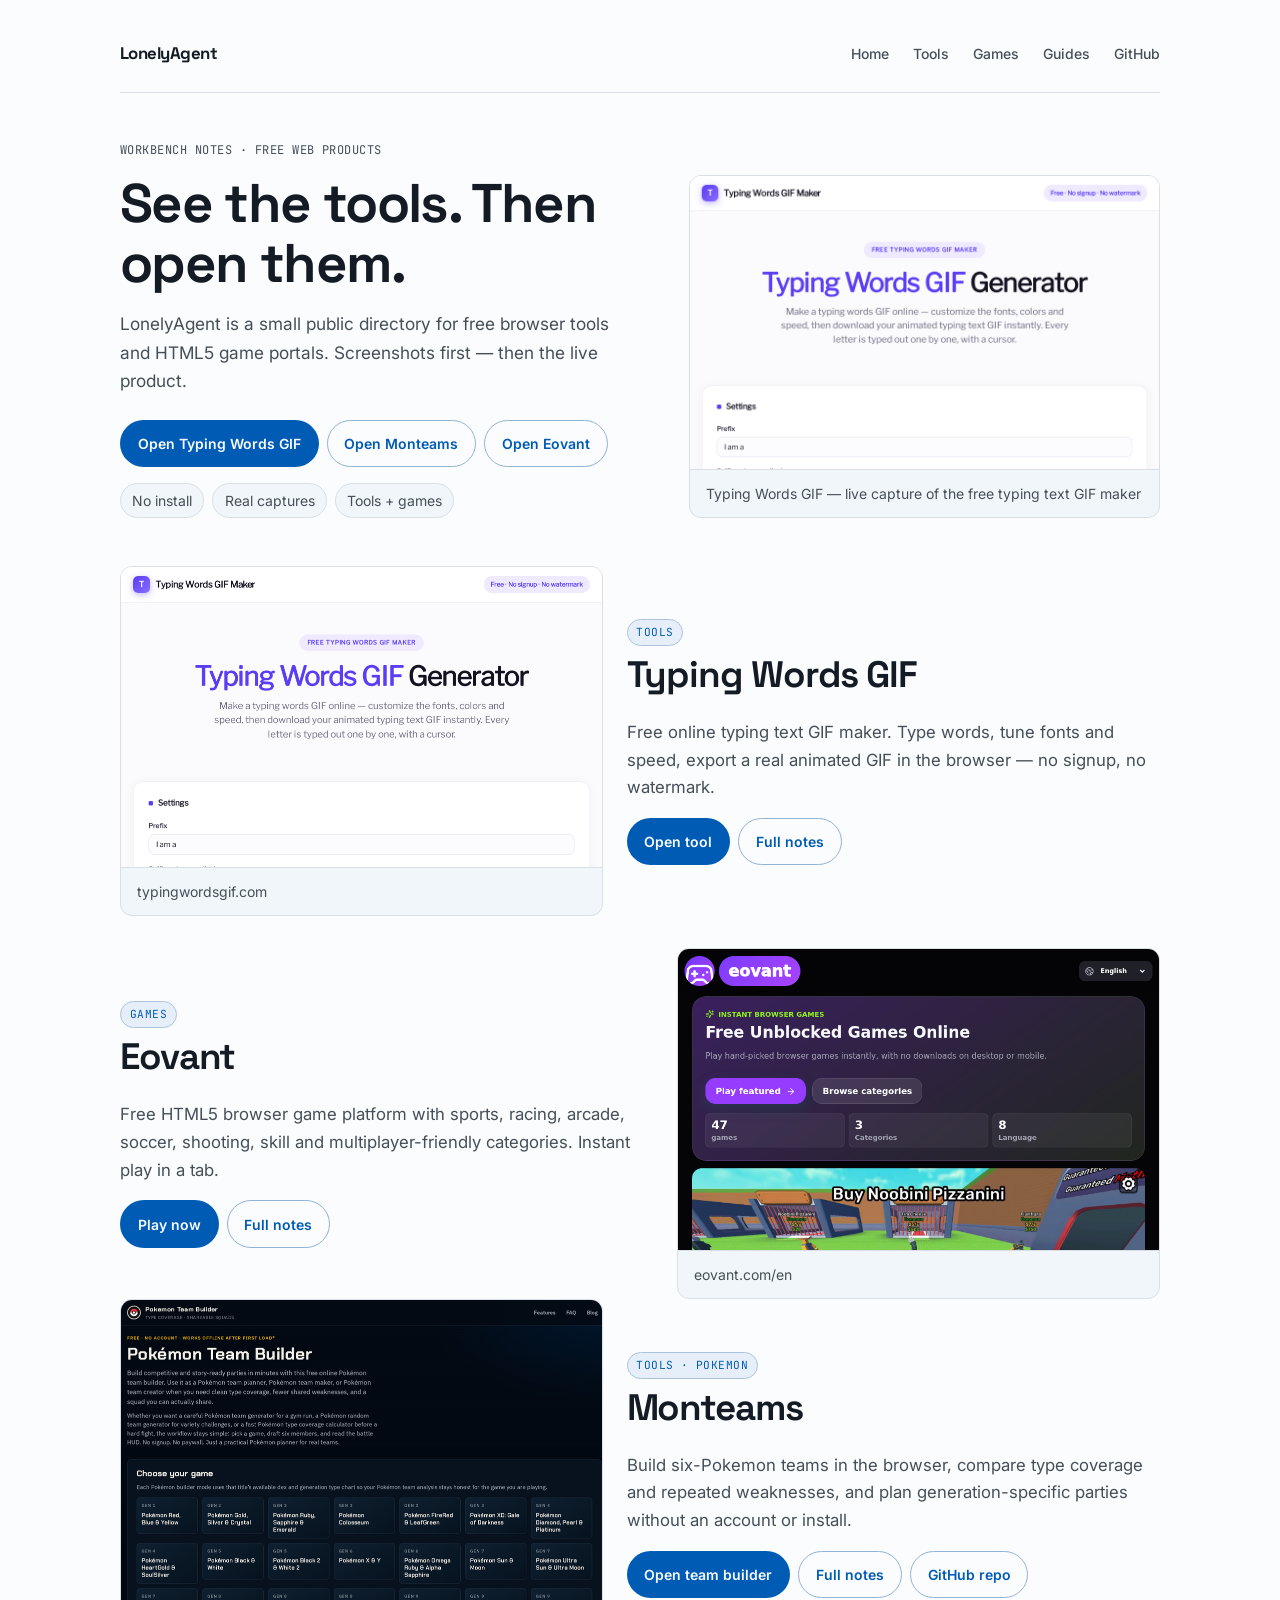
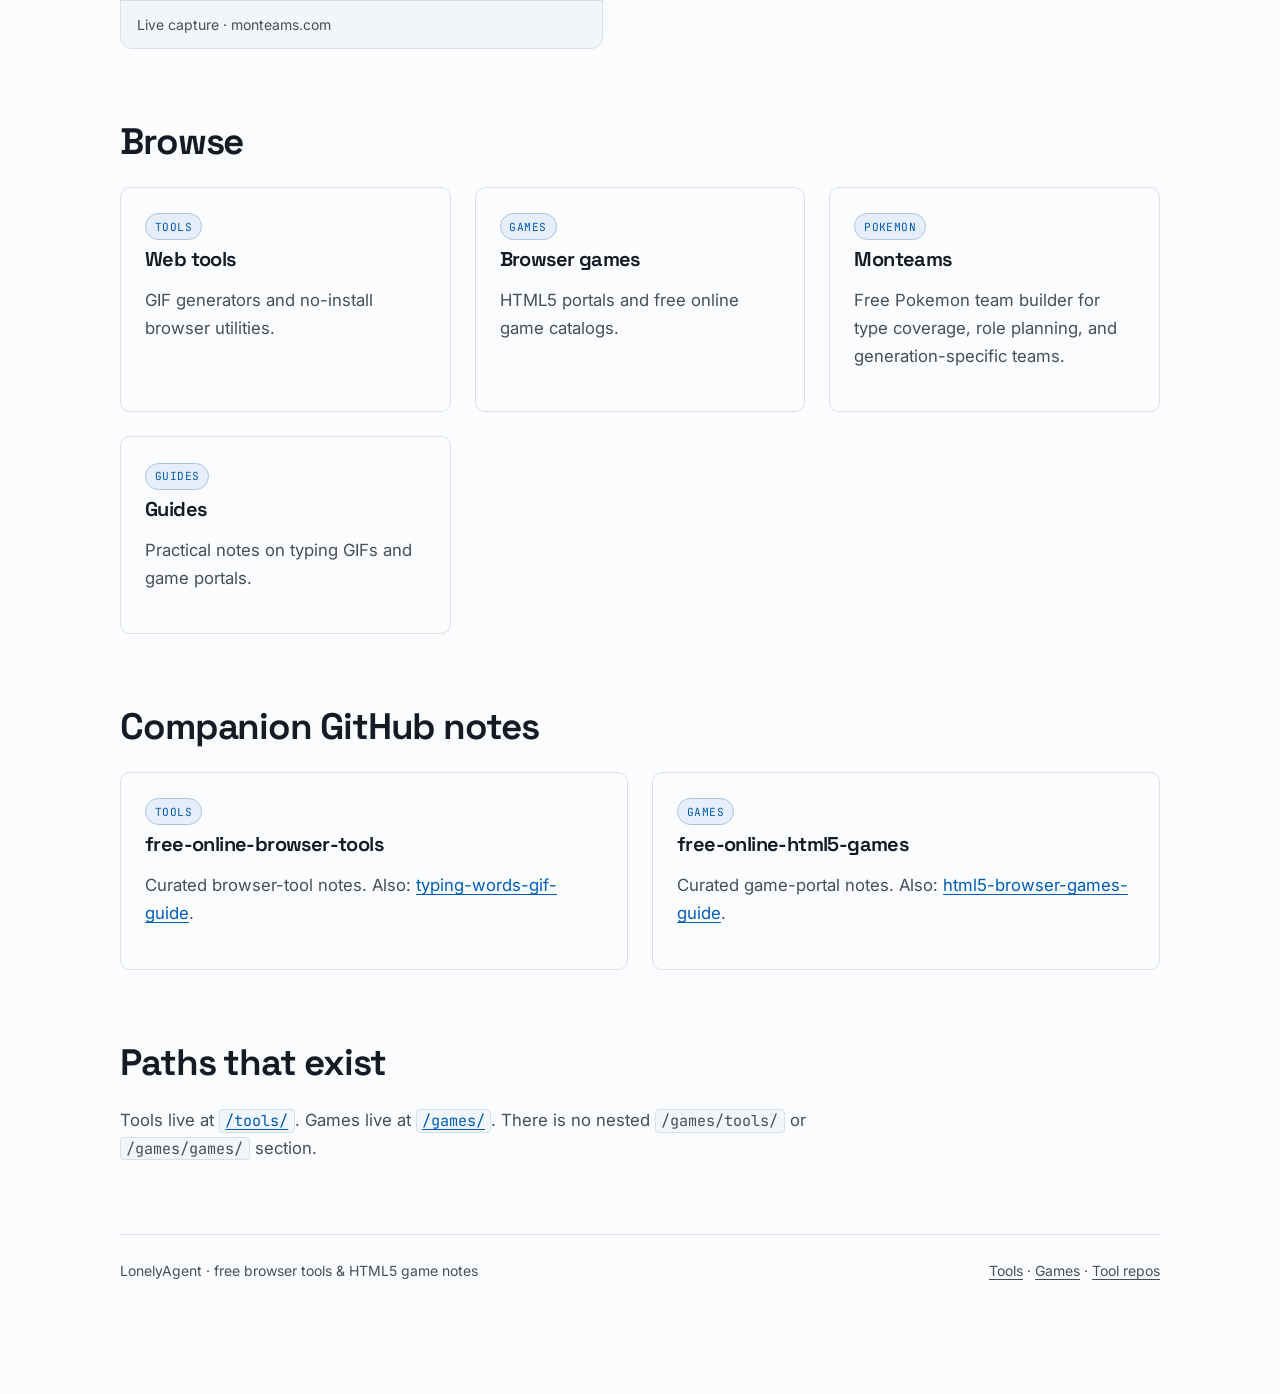
<file: index.html>
<!DOCTYPE html>
<html lang="en">
<head>
  <meta charset="utf-8" />
  <meta name="viewport" content="width=device-width, initial-scale=1" />
  <title>LonelyAgent — Free Browser Tools & HTML5 Games</title>
  <meta name="description" content="Directory of free browser tools and HTML5 game portals, with live product screenshots of Typing Words GIF, Monteams, and Eovant." />
  <meta name="robots" content="index,follow" />
  <link rel="canonical" href="https://lonelyagent.github.io/" />
  <meta property="og:title" content="LonelyAgent — Free Browser Tools & HTML5 Games" />
  <meta property="og:description" content="Directory of free browser tools and HTML5 game portals, with live product screenshots of Typing Words GIF, Monteams, and Eovant." />
  <meta property="og:type" content="website" />
  <meta property="og:url" content="https://lonelyagent.github.io/" />
  <link rel="stylesheet" href="/assets/site.css" />
  
</head>
<body>
  <main class="wrap">
  <div class="nav">
    <a class="brand" href="/">LonelyAgent</a>
    <div class="navlinks">
      <a href="/">Home</a>
      <a href="/tools/">Tools</a>
      <a href="/games/">Games</a>
      <a href="/guides/">Guides</a>
      <a href="https://github.com/lonelyagent" rel="noopener">GitHub</a>
    </div>
  </div>

    <section class="hero split">
      <div>
        <p class="kicker">Workbench notes · free web products</p>
        <h1>See the tools. Then open them.</h1>
        <p class="lead">
          LonelyAgent is a small public directory for free browser tools and HTML5 game portals.
          Screenshots first — then the live product.
        </p>
        <div class="btnrow">
          <a class="btn" href="https://typingwordsgif.com/" rel="noopener">Open Typing Words GIF</a>
          <a class="btn secondary" href="https://monteams.com/" rel="noopener">Open Monteams</a>
          <a class="btn secondary" href="https://eovant.com/en" rel="noopener">Open Eovant</a>
        </div>
        <div class="pillrow">
          <span class="pill">No install</span>
          <span class="pill">Real captures</span>
          <span class="pill">Tools + games</span>
        </div>
      </div>
      <figure class="shot">
        <img src="/assets/shots/typingwordsgif.png" width="960" height="600" alt="Screenshot of Typing Words GIF maker homepage" loading="eager" />
        <figcaption>Typing Words GIF — live capture of the free typing text GIF maker</figcaption>
      </figure>
    </section>

    <section class="shot-stack">
      <article class="shot-block">
        <figure class="shot">
          <img src="/assets/shots/typingwordsgif.png" width="960" height="600" alt="Typing Words GIF interface screenshot" loading="lazy" />
          <figcaption>typingwordsgif.com</figcaption>
        </figure>
        <div class="shot-copy">
          <span class="tag">Tools</span>
          <h2 style="margin-top:0">Typing Words GIF</h2>
          <p>Free online typing text GIF maker. Type words, tune fonts and speed, export a real animated GIF in the browser — no signup, no watermark.</p>
          <div class="btnrow">
            <a class="btn" href="https://typingwordsgif.com/" rel="noopener">Open tool</a>
            <a class="btn secondary" href="/tools/typing-words-gif.html">Full notes</a>
          </div>
        </div>
      </article>

      <article class="shot-block reverse">
        <figure class="shot">
          <img src="/assets/shots/eovant.png" width="900" height="560" alt="Screenshot of Eovant free HTML5 browser games portal" loading="lazy" />
          <figcaption>eovant.com/en</figcaption>
        </figure>
        <div class="shot-copy">
          <span class="tag">Games</span>
          <h2 style="margin-top:0">Eovant</h2>
          <p>Free HTML5 browser game platform with sports, racing, arcade, soccer, shooting, skill and multiplayer-friendly categories. Instant play in a tab.</p>
          <div class="btnrow">
            <a class="btn" href="https://eovant.com/en" rel="noopener">Play now</a>
            <a class="btn secondary" href="/games/eovant.html">Full notes</a>
          </div>
        </div>
      </article>
    </section>

    <article class="shot-block">
      <figure class="shot">
        <img src="/assets/shots/monteams.png" width="960" height="600" alt="Screenshot of the Monteams Pokemon team builder homepage" loading="lazy" />
        <figcaption>Live capture · monteams.com</figcaption>
      </figure>
      <div class="shot-copy">
        <span class="tag">Tools · Pokemon</span>
        <h2 style="margin-top:0">Monteams</h2>
        <p>Build six-Pokemon teams in the browser, compare type coverage and repeated weaknesses, and plan generation-specific parties without an account or install.</p>
        <div class="btnrow">
          <a class="btn" href="https://monteams.com/" rel="noopener">Open team builder</a>
          <a class="btn secondary" href="/tools/monteams.html">Full notes</a>
          <a class="btn secondary" href="https://github.com/lonelyagent/monteams" rel="noopener">GitHub repo</a>
        </div>
      </div>
    </article>

    <section>
      <h2>Browse</h2>
      <div class="grid grid-3">
        <article class="card">
          <span class="tag">Tools</span>
          <h3><a href="/tools/">Web tools</a></h3>
          <p class="muted">GIF generators and no-install browser utilities.</p>
        </article>
        <article class="card">
          <span class="tag">Games</span>
          <h3><a href="/games/">Browser games</a></h3>
          <p class="muted">HTML5 portals and free online game catalogs.</p>
        </article>
        <article class="card">
          <span class="tag">Pokemon</span>
          <h3><a href="/tools/monteams.html">Monteams</a></h3>
          <p class="muted">Free Pokemon team builder for type coverage, role planning, and generation-specific teams.</p>
        </article>
        <article class="card">
          <span class="tag">Guides</span>
          <h3><a href="/guides/">Guides</a></h3>
          <p class="muted">Practical notes on typing GIFs and game portals.</p>
        </article>
      </div>
    </section>

    <section>
      <h2>Companion GitHub notes</h2>
      <div class="grid grid-2">
        <article class="card">
          <span class="tag">Tools</span>
          <h3><a href="https://github.com/lonelyagent/free-online-browser-tools" rel="noopener">free-online-browser-tools</a></h3>
          <p class="muted">Curated browser-tool notes. Also: <a href="https://github.com/lonelyagent/typing-words-gif-guide" rel="noopener">typing-words-gif-guide</a>.</p>
        </article>
        <article class="card">
          <span class="tag">Games</span>
          <h3><a href="https://github.com/lonelyagent/free-online-html5-games" rel="noopener">free-online-html5-games</a></h3>
          <p class="muted">Curated game-portal notes. Also: <a href="https://github.com/lonelyagent/html5-browser-games-guide" rel="noopener">html5-browser-games-guide</a>.</p>
        </article>
      </div>
    </section>

    <section class="prose">
      <h2>Paths that exist</h2>
      <p>
        Tools live at <a href="/tools/"><code>/tools/</code></a>.
        Games live at <a href="/games/"><code>/games/</code></a>.
        There is no nested <code>/games/tools/</code> or <code>/games/games/</code> section.
      </p>
    </section>

    <footer class="site-foot">
      <span>LonelyAgent · free browser tools &amp; HTML5 game notes</span>
      <span>
        <a href="/tools/">Tools</a> ·
        <a href="/games/">Games</a> ·
        <a href="https://github.com/lonelyagent/free-online-browser-tools" rel="noopener">Tool repos</a>
      </span>
    </footer>
  </main>
</body>
</html>
</file>
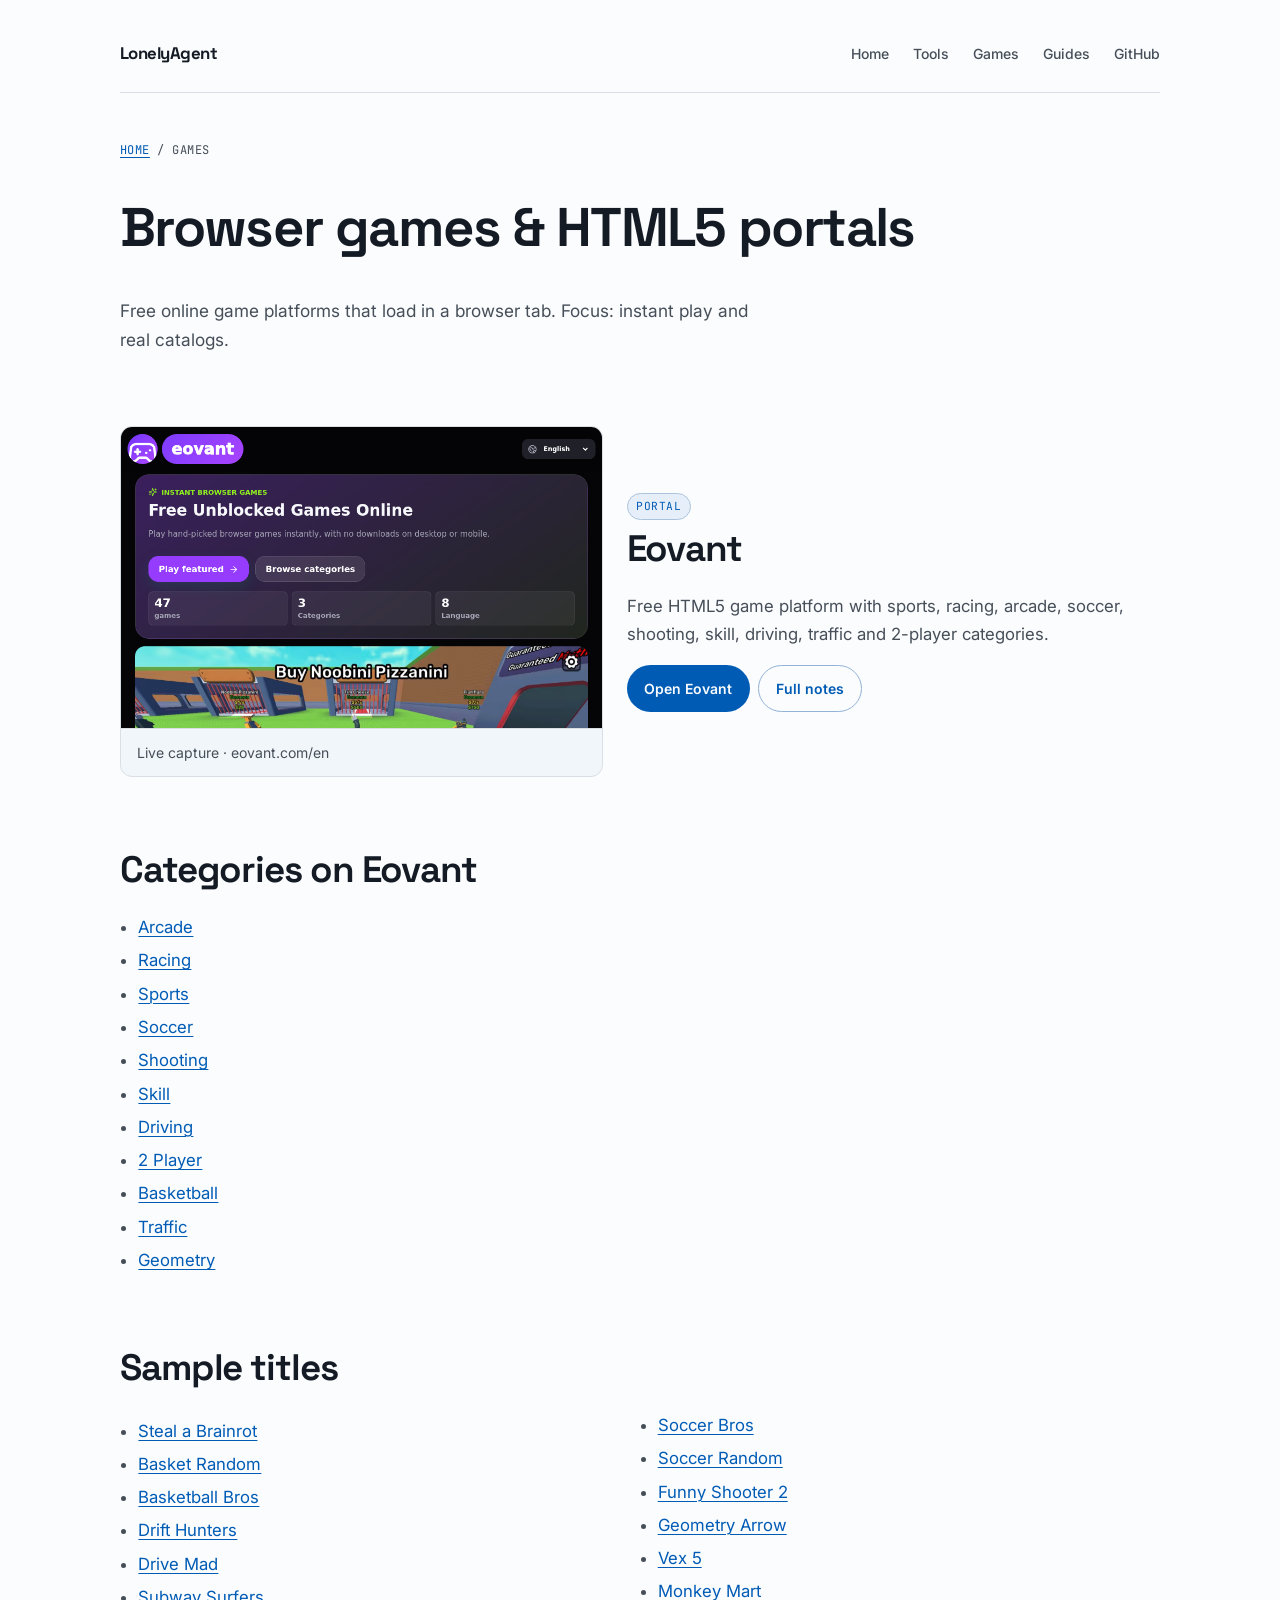
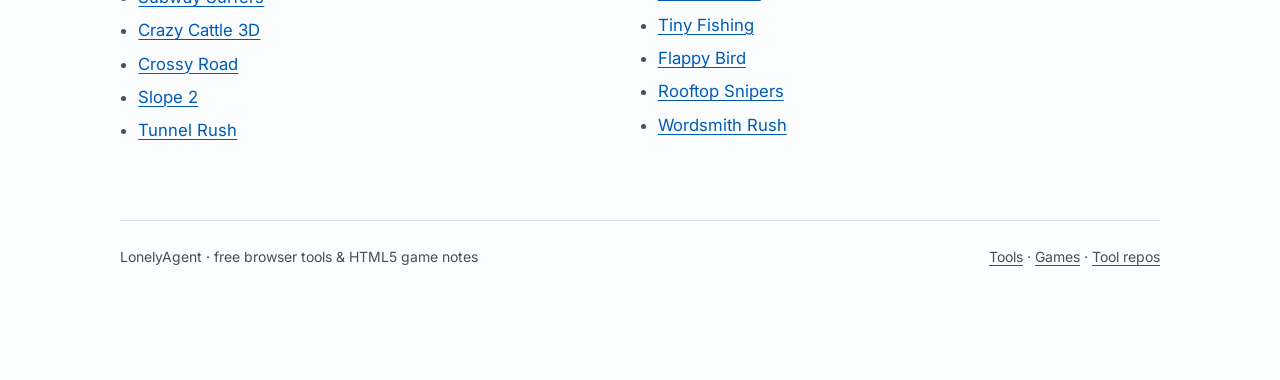
<file: games/index.html>
<!DOCTYPE html>
<html lang="en">
<head>
  <meta charset="utf-8" />
  <meta name="viewport" content="width=device-width, initial-scale=1" />
  <title>Browser Games & HTML5 Portals | LonelyAgent</title>
  <meta name="description" content="Free browser games and HTML5 portals, featuring Eovant with a live product screenshot and category links." />
  <meta name="robots" content="index,follow" />
  <link rel="canonical" href="https://lonelyagent.github.io/games/" />
  <meta property="og:title" content="Browser Games & HTML5 Portals | LonelyAgent" />
  <meta property="og:description" content="Free browser games and HTML5 portals, featuring Eovant with a live product screenshot and category links." />
  <meta property="og:type" content="website" />
  <meta property="og:url" content="https://lonelyagent.github.io/games/" />
  <link rel="stylesheet" href="/assets/site.css" />
  
</head>
<body>
  <main class="wrap">
  <div class="nav">
    <a class="brand" href="/">LonelyAgent</a>
    <div class="navlinks">
      <a href="/">Home</a>
      <a href="/tools/">Tools</a>
      <a href="/games/">Games</a>
      <a href="/guides/">Guides</a>
      <a href="https://github.com/lonelyagent" rel="noopener">GitHub</a>
    </div>
  </div>

    <section class="hero">
      <p class="kicker"><a href="/">Home</a> / Games</p>
      <h1>Browser games &amp; HTML5 portals</h1>
      <p class="lead">Free online game platforms that load in a browser tab. Focus: instant play and real catalogs.</p>
    </section>

    <article class="shot-block">
      <figure class="shot">
        <img src="/assets/shots/eovant.png" width="900" height="560" alt="Eovant portal screenshot" loading="eager" />
        <figcaption>Live capture · eovant.com/en</figcaption>
      </figure>
      <div class="shot-copy">
        <span class="tag">Portal</span>
        <h2 style="margin-top:0">Eovant</h2>
        <p>Free HTML5 game platform with sports, racing, arcade, soccer, shooting, skill, driving, traffic and 2-player categories.</p>
        <div class="btnrow">
          <a class="btn" href="https://eovant.com/en" rel="noopener">Open Eovant</a>
          <a class="btn secondary" href="/games/eovant.html">Full notes</a>
        </div>
      </div>
    </article>

    <section class="prose">
      <h2>Categories on Eovant</h2>
      <ul>
        <li><a href="https://eovant.com/en/category/arcade" rel="noopener">Arcade</a></li>
        <li><a href="https://eovant.com/en/category/racing" rel="noopener">Racing</a></li>
        <li><a href="https://eovant.com/en/category/sports" rel="noopener">Sports</a></li>
        <li><a href="https://eovant.com/en/category/soccer" rel="noopener">Soccer</a></li>
        <li><a href="https://eovant.com/en/category/shooting" rel="noopener">Shooting</a></li>
        <li><a href="https://eovant.com/en/category/skill" rel="noopener">Skill</a></li>
        <li><a href="https://eovant.com/en/category/driving" rel="noopener">Driving</a></li>
        <li><a href="https://eovant.com/en/category/2-player" rel="noopener">2 Player</a></li>
        <li><a href="https://eovant.com/en/category/basketball-games" rel="noopener">Basketball</a></li>
        <li><a href="https://eovant.com/en/category/traffic-games" rel="noopener">Traffic</a></li>
        <li><a href="https://eovant.com/en/category/geometry-games" rel="noopener">Geometry</a></li>
      </ul>
      <h2>Sample titles</h2>
      <ul class="game-list">
        <li><a href="https://eovant.com/en/games/steal-a-brainrot" rel="noopener">Steal a Brainrot</a></li>
        <li><a href="https://eovant.com/en/games/basket-random" rel="noopener">Basket Random</a></li>
        <li><a href="https://eovant.com/en/games/basketball-bros" rel="noopener">Basketball Bros</a></li>
        <li><a href="https://eovant.com/en/games/drift-hunters" rel="noopener">Drift Hunters</a></li>
        <li><a href="https://eovant.com/en/games/drive-mad" rel="noopener">Drive Mad</a></li>
        <li><a href="https://eovant.com/en/games/subway-surfers" rel="noopener">Subway Surfers</a></li>
        <li><a href="https://eovant.com/en/games/crazy-cattle-3d" rel="noopener">Crazy Cattle 3D</a></li>
        <li><a href="https://eovant.com/en/games/crossy-road" rel="noopener">Crossy Road</a></li>
        <li><a href="https://eovant.com/en/games/slope-2" rel="noopener">Slope 2</a></li>
        <li><a href="https://eovant.com/en/games/tunnel-rush" rel="noopener">Tunnel Rush</a></li>
        <li><a href="https://eovant.com/en/games/soccer-bros" rel="noopener">Soccer Bros</a></li>
        <li><a href="https://eovant.com/en/games/soccer-random" rel="noopener">Soccer Random</a></li>
        <li><a href="https://eovant.com/en/games/funny-shooter-2" rel="noopener">Funny Shooter 2</a></li>
        <li><a href="https://eovant.com/en/games/geometry-arrow" rel="noopener">Geometry Arrow</a></li>
        <li><a href="https://eovant.com/en/games/vex-5" rel="noopener">Vex 5</a></li>
        <li><a href="https://eovant.com/en/games/monkey-mart" rel="noopener">Monkey Mart</a></li>
        <li><a href="https://eovant.com/en/games/tiny-fishing" rel="noopener">Tiny Fishing</a></li>
        <li><a href="https://eovant.com/en/games/flappy-bird" rel="noopener">Flappy Bird</a></li>
        <li><a href="https://eovant.com/en/games/rooftop-snipers" rel="noopener">Rooftop Snipers</a></li>
        <li><a href="https://eovant.com/en/games/wordsmith-rush" rel="noopener">Wordsmith Rush</a></li>
      </ul>
    </section>

    <footer class="site-foot">
      <span>LonelyAgent · free browser tools &amp; HTML5 game notes</span>
      <span>
        <a href="/tools/">Tools</a> ·
        <a href="/games/">Games</a> ·
        <a href="https://github.com/lonelyagent/free-online-browser-tools" rel="noopener">Tool repos</a>
      </span>
    </footer>
  </main>
</body>
</html>
</file>
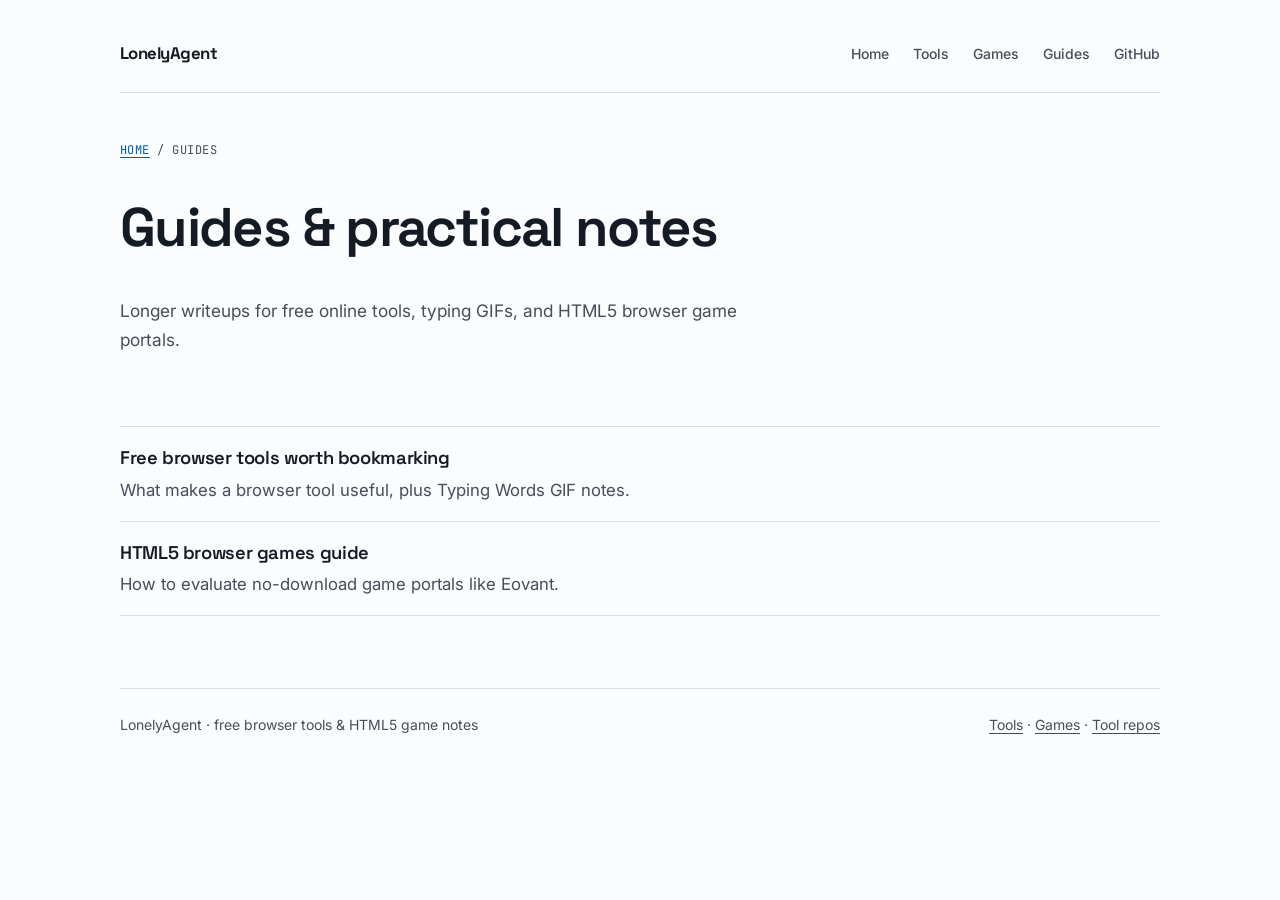
<file: guides/index.html>
<!DOCTYPE html>
<html lang="en">
<head>
  <meta charset="utf-8" />
  <meta name="viewport" content="width=device-width, initial-scale=1" />
  <title>Guides | Free Browser Tools & Games Notes</title>
  <meta name="description" content="Practical guides about free browser tools, typing GIFs, and HTML5 game portals." />
  <meta name="robots" content="index,follow" />
  <link rel="canonical" href="https://lonelyagent.github.io/guides/" />
  <meta property="og:title" content="Guides | Free Browser Tools & Games Notes" />
  <meta property="og:description" content="Practical guides about free browser tools, typing GIFs, and HTML5 game portals." />
  <meta property="og:type" content="website" />
  <meta property="og:url" content="https://lonelyagent.github.io/guides/" />
  <link rel="stylesheet" href="/assets/site.css" />
  
</head>
<body>
  <main class="wrap">
  <div class="nav">
    <a class="brand" href="/">LonelyAgent</a>
    <div class="navlinks">
      <a href="/">Home</a>
      <a href="/tools/">Tools</a>
      <a href="/games/">Games</a>
      <a href="/guides/">Guides</a>
      <a href="https://github.com/lonelyagent" rel="noopener">GitHub</a>
    </div>
  </div>

    <section class="hero">
      <p class="kicker"><a href="/">Home</a> / Guides</p>
      <h1>Guides &amp; practical notes</h1>
      <p class="lead">Longer writeups for free online tools, typing GIFs, and HTML5 browser game portals.</p>
    </section>
    <ul class="list-index">
      <li>
        <a href="/guides/free-browser-tools.html">Free browser tools worth bookmarking</a>
        <span class="muted">What makes a browser tool useful, plus Typing Words GIF notes.</span>
      </li>
      <li>
        <a href="/guides/html5-browser-games.html">HTML5 browser games guide</a>
        <span class="muted">How to evaluate no-download game portals like Eovant.</span>
      </li>
    </ul>

    <footer class="site-foot">
      <span>LonelyAgent · free browser tools &amp; HTML5 game notes</span>
      <span>
        <a href="/tools/">Tools</a> ·
        <a href="/games/">Games</a> ·
        <a href="https://github.com/lonelyagent/free-online-browser-tools" rel="noopener">Tool repos</a>
      </span>
    </footer>
  </main>
</body>
</html>
</file>
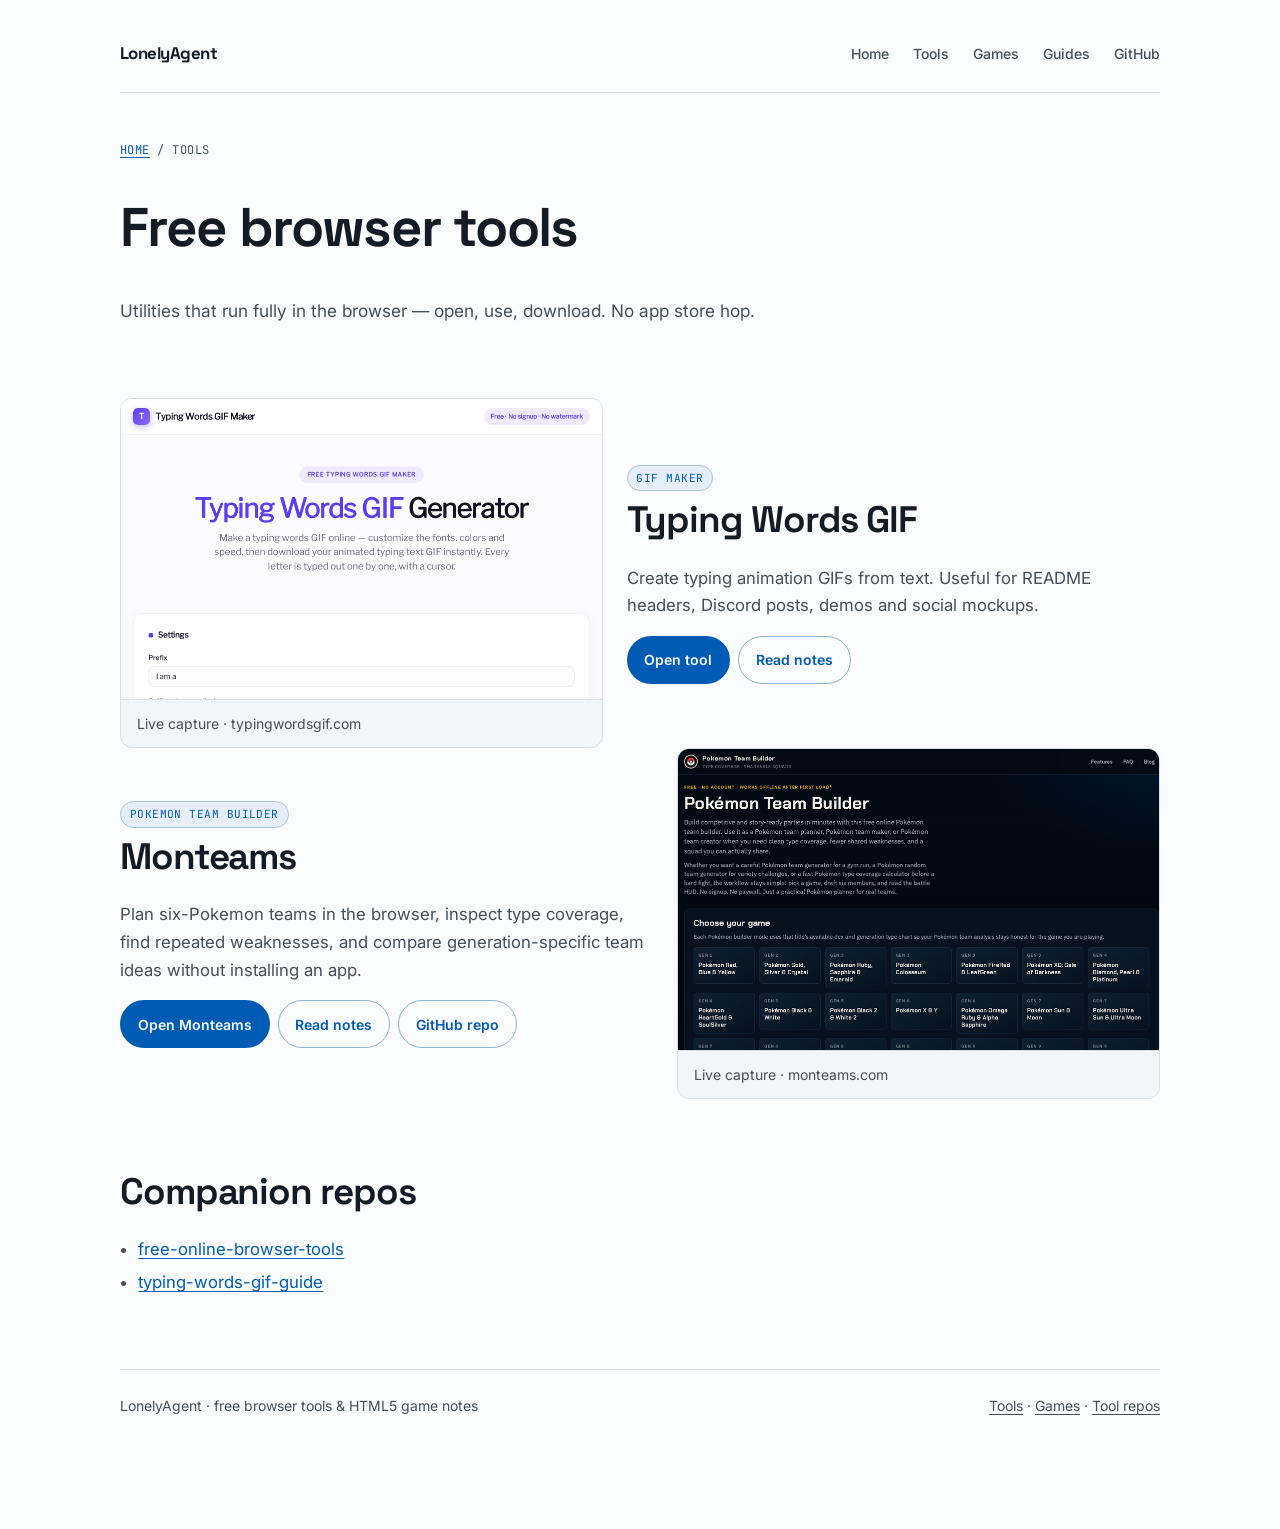
<file: tools/index.html>
<!DOCTYPE html>
<html lang="en">
<head>
  <meta charset="utf-8" />
  <meta name="viewport" content="width=device-width, initial-scale=1" />
  <title>Free Browser Tools | LonelyAgent</title>
  <meta name="description" content="Free browser tools directory featuring Typing Words GIF and Monteams with live product screenshots." />
  <meta name="robots" content="index,follow" />
  <link rel="canonical" href="https://lonelyagent.github.io/tools/" />
  <meta property="og:title" content="Free Browser Tools | LonelyAgent" />
  <meta property="og:description" content="Free browser tools directory featuring Typing Words GIF and Monteams with live product screenshots." />
  <meta property="og:type" content="website" />
  <meta property="og:url" content="https://lonelyagent.github.io/tools/" />
  <link rel="stylesheet" href="/assets/site.css" />
  
</head>
<body>
  <main class="wrap">
  <div class="nav">
    <a class="brand" href="/">LonelyAgent</a>
    <div class="navlinks">
      <a href="/">Home</a>
      <a href="/tools/">Tools</a>
      <a href="/games/">Games</a>
      <a href="/guides/">Guides</a>
      <a href="https://github.com/lonelyagent" rel="noopener">GitHub</a>
    </div>
  </div>

    <section class="hero">
      <p class="kicker"><a href="/">Home</a> / Tools</p>
      <h1>Free browser tools</h1>
      <p class="lead">Utilities that run fully in the browser — open, use, download. No app store hop.</p>
    </section>

    <article class="shot-block">
      <figure class="shot">
        <img src="/assets/shots/typingwordsgif.png" width="960" height="600" alt="Typing Words GIF screenshot" loading="eager" />
        <figcaption>Live capture · typingwordsgif.com</figcaption>
      </figure>
      <div class="shot-copy">
        <span class="tag">GIF maker</span>
        <h2 style="margin-top:0">Typing Words GIF</h2>
        <p>Create typing animation GIFs from text. Useful for README headers, Discord posts, demos and social mockups.</p>
        <div class="btnrow">
          <a class="btn" href="https://typingwordsgif.com/" rel="noopener">Open tool</a>
          <a class="btn secondary" href="/tools/typing-words-gif.html">Read notes</a>
        </div>
      </div>
    </article>

    <article class="shot-block reverse">
      <figure class="shot">
        <img src="/assets/shots/monteams.png" width="960" height="600" alt="Monteams Pokemon team builder screenshot" loading="lazy" />
        <figcaption>Live capture · monteams.com</figcaption>
      </figure>
      <div class="shot-copy">
        <span class="tag">Pokemon team builder</span>
        <h2 style="margin-top:0">Monteams</h2>
        <p>Plan six-Pokemon teams in the browser, inspect type coverage, find repeated weaknesses, and compare generation-specific team ideas without installing an app.</p>
        <div class="btnrow"><a class="btn" href="https://monteams.com/" rel="noopener">Open Monteams</a><a class="btn secondary" href="/tools/monteams.html">Read notes</a><a class="btn secondary" href="https://github.com/lonelyagent/monteams" rel="noopener">GitHub repo</a></div>
      </div>
    </article>
    <section class="prose">
      <h2>Companion repos</h2>
      <ul>
        <li><a href="https://github.com/lonelyagent/free-online-browser-tools" rel="noopener">free-online-browser-tools</a></li>
        <li><a href="https://github.com/lonelyagent/typing-words-gif-guide" rel="noopener">typing-words-gif-guide</a></li>
      </ul>
    </section>

    <footer class="site-foot">
      <span>LonelyAgent · free browser tools &amp; HTML5 game notes</span>
      <span>
        <a href="/tools/">Tools</a> ·
        <a href="/games/">Games</a> ·
        <a href="https://github.com/lonelyagent/free-online-browser-tools" rel="noopener">Tool repos</a>
      </span>
    </footer>
  </main>
</body>
</html>
</file>
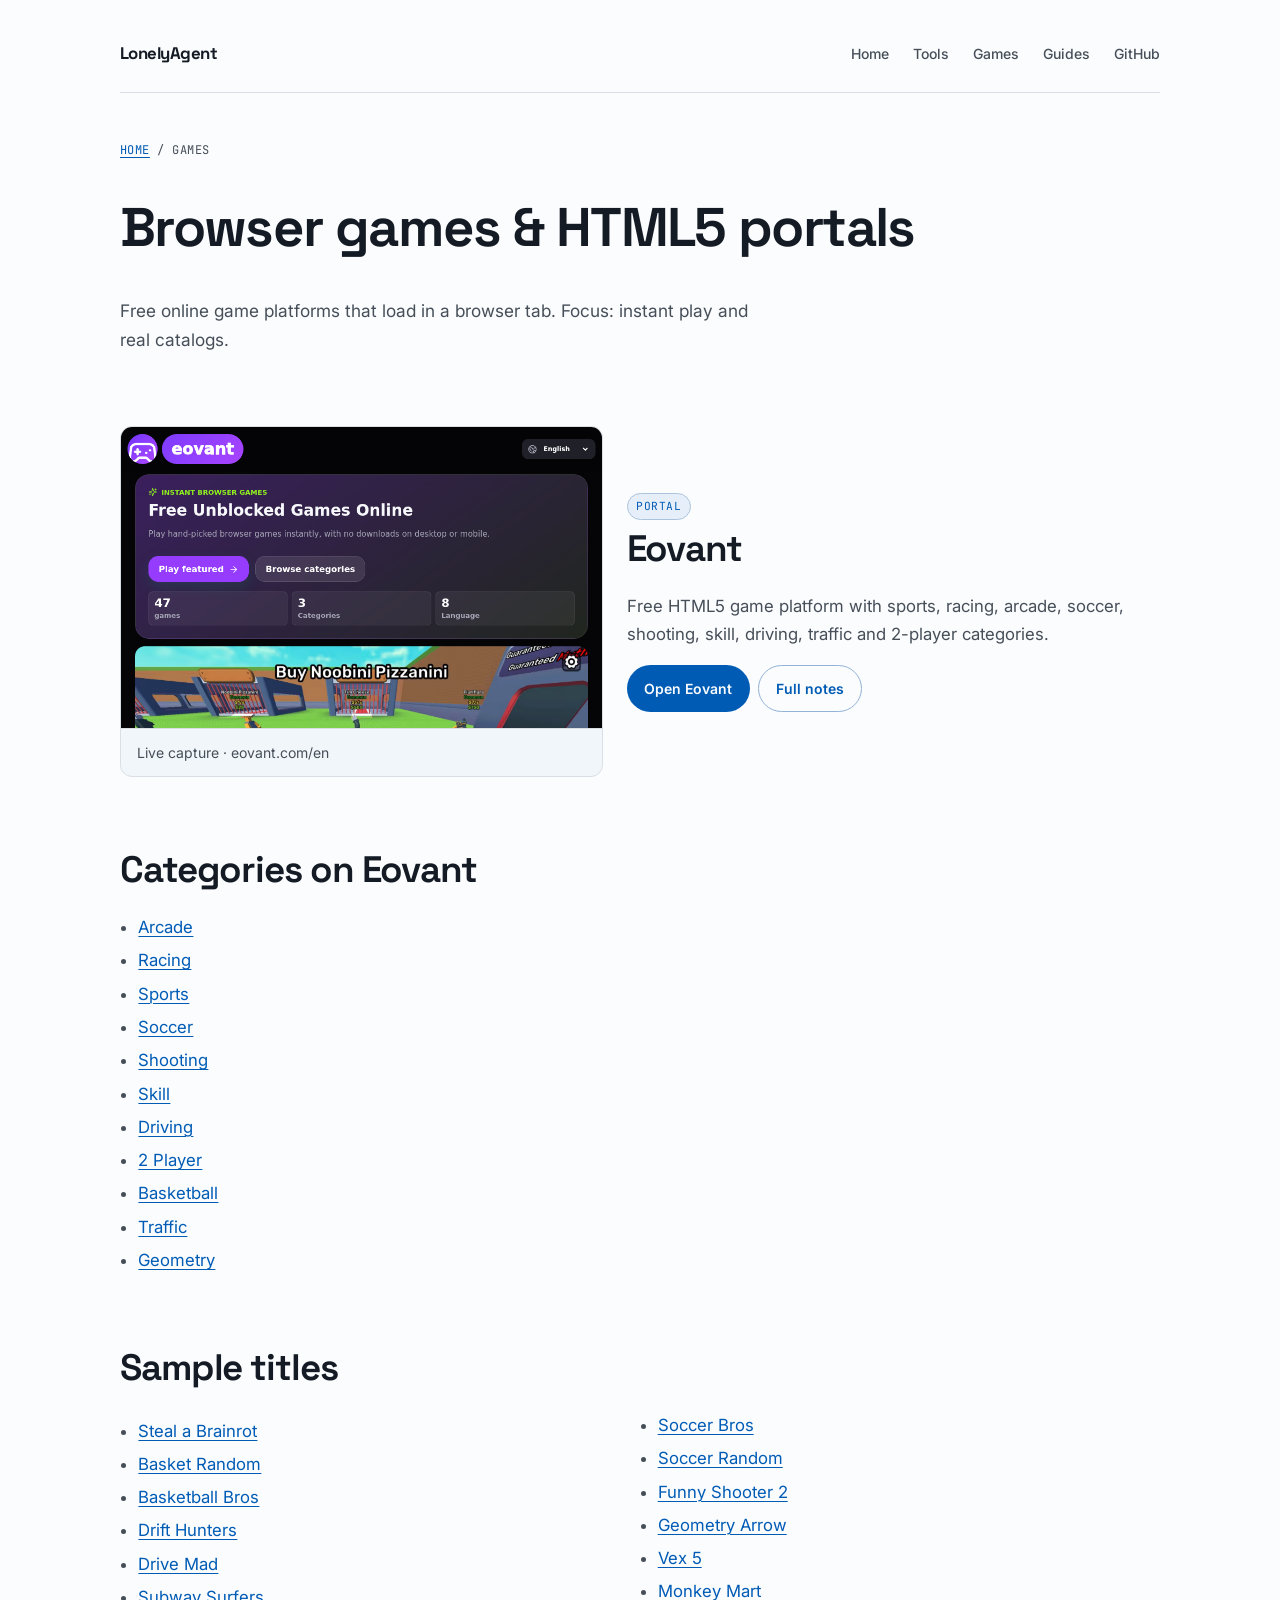
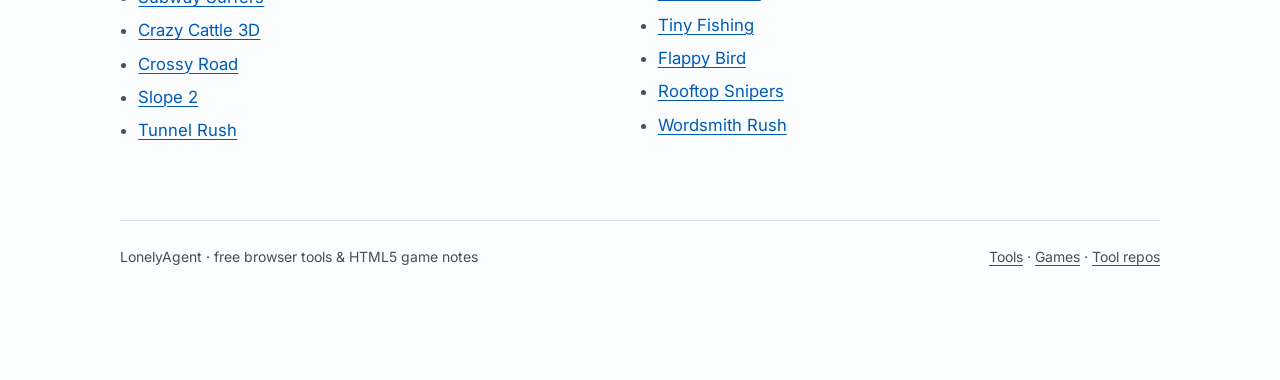
<file: games/games/index.html>
<!DOCTYPE html>
<html lang="en">
<head>
  <meta charset="utf-8" />
  <meta name="viewport" content="width=device-width, initial-scale=1" />
  <title>Moved | LonelyAgent</title>
  <meta name="robots" content="noindex,follow" />
  <meta http-equiv="refresh" content="0; url=/games/" />
  <link rel="canonical" href="https://lonelyagent.github.io/games/" />
  <link rel="stylesheet" href="/assets/site.css" />
</head>
<body>
  <main class="wrap">
    <section class="hero">
      <h1>Page moved</h1>
      <p class="lead">This nested path was never a real section. Continue to <a href="/games/">Games</a>.</p>
      <a class="btn" href="/games/">Go to Games</a>
    </section>
  </main>
</body>
</html>
</file>
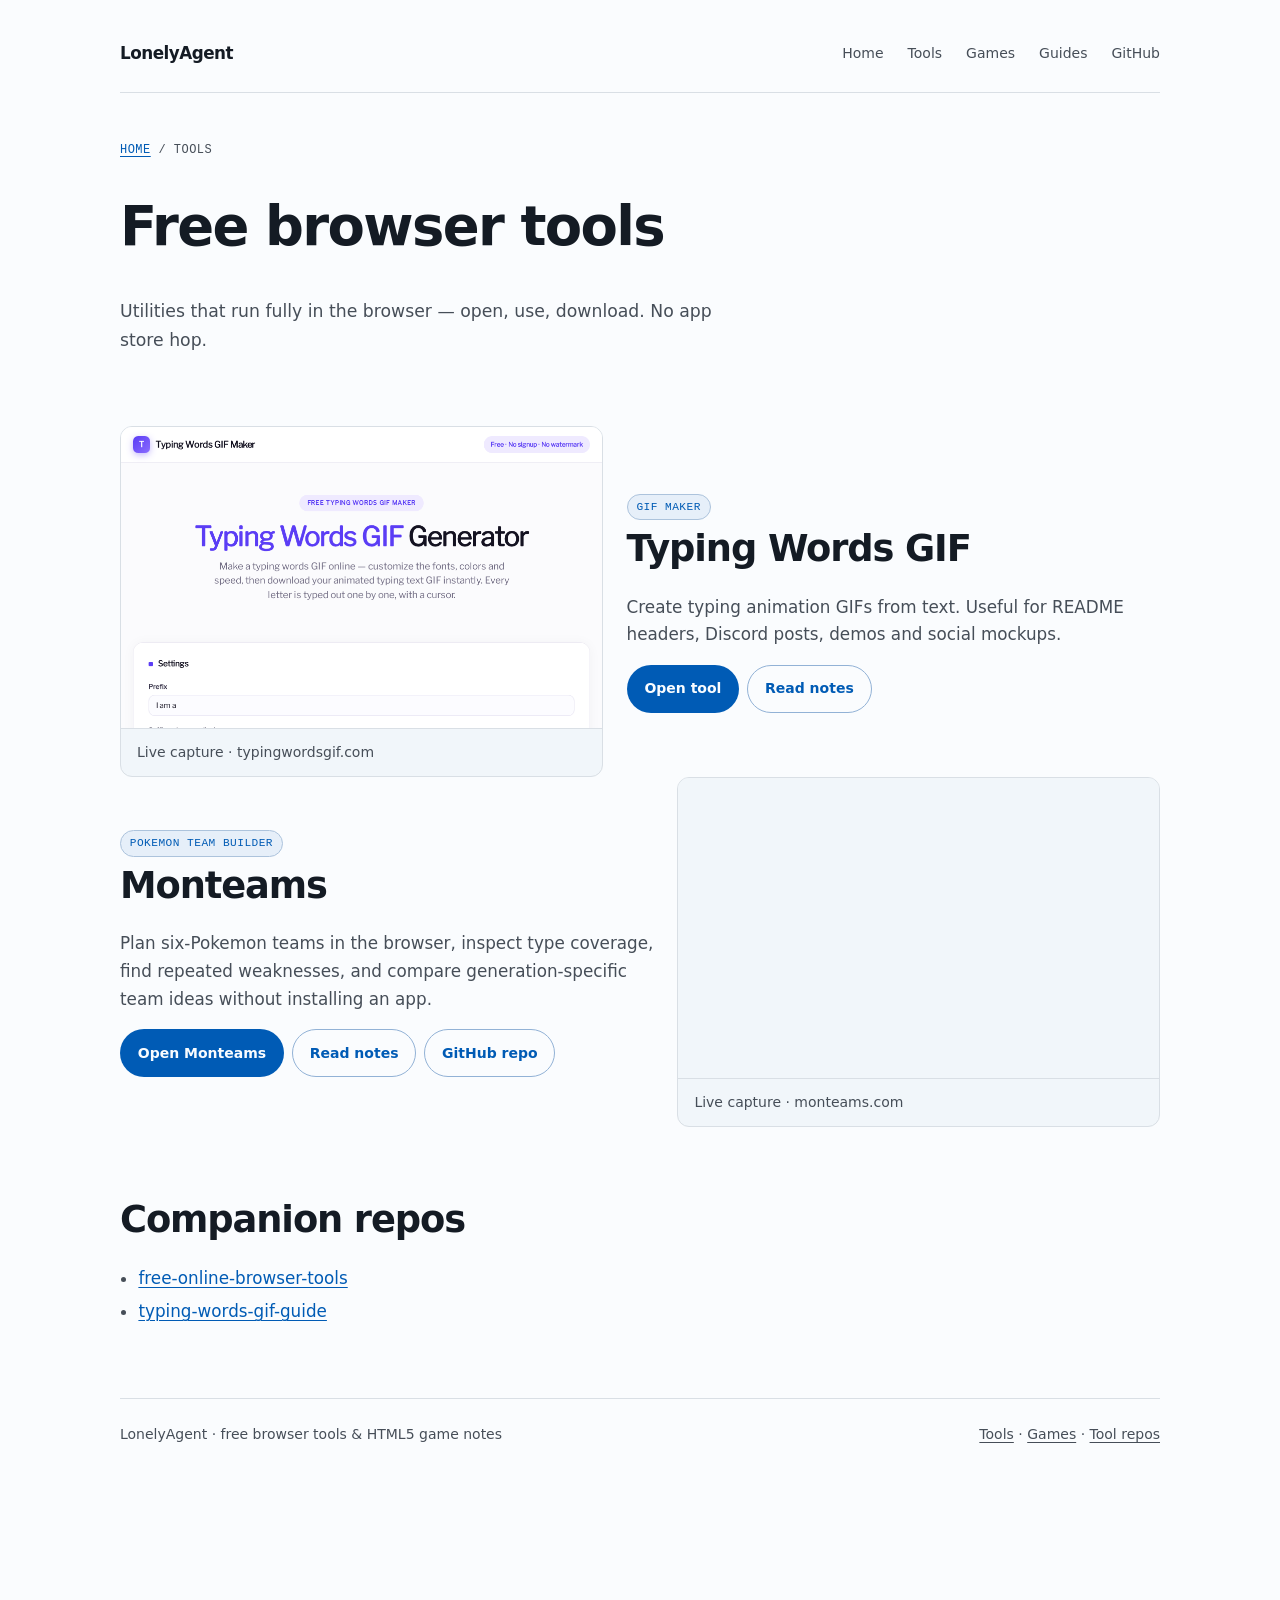
<file: games/tools/index.html>
<!DOCTYPE html>
<html lang="en">
<head>
  <meta charset="utf-8" />
  <meta name="viewport" content="width=device-width, initial-scale=1" />
  <title>Moved | LonelyAgent</title>
  <meta name="robots" content="noindex,follow" />
  <meta http-equiv="refresh" content="0; url=/tools/" />
  <link rel="canonical" href="https://lonelyagent.github.io/tools/" />
  <link rel="stylesheet" href="/assets/site.css" />
</head>
<body>
  <main class="wrap">
    <section class="hero">
      <h1>Page moved</h1>
      <p class="lead">This nested path was never a real section. Continue to <a href="/tools/">Tools</a>.</p>
      <a class="btn" href="/tools/">Go to Tools</a>
    </section>
  </main>
</body>
</html>
</file>
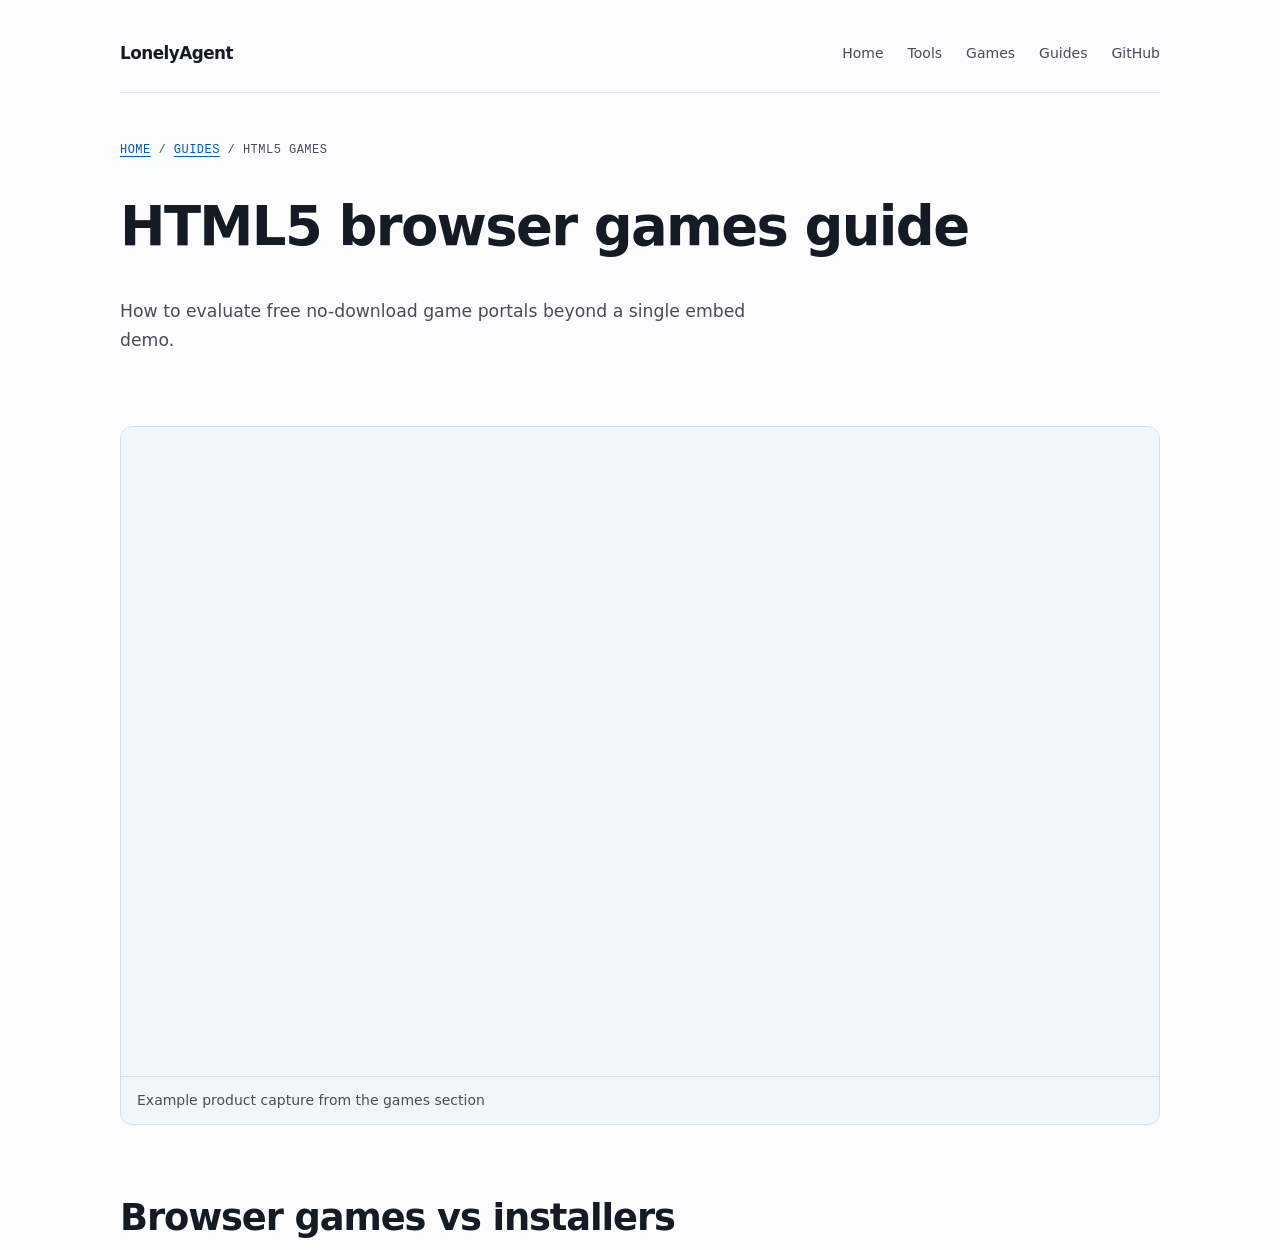
<file: html5-browser-games.html>
<!DOCTYPE html>
<html lang="en">
<head>
  <meta charset="utf-8" />
  <meta http-equiv="refresh" content="0; url=/guides/html5-browser-games.html" />
  <link rel="canonical" href="https://lonelyagent.github.io/guides/html5-browser-games.html" />
  <title>Redirecting…</title>
</head>
<body>
  <p>Moved to <a href="/guides/html5-browser-games.html">HTML5 browser games guide</a>.</p>
</body>
</html>
</file>
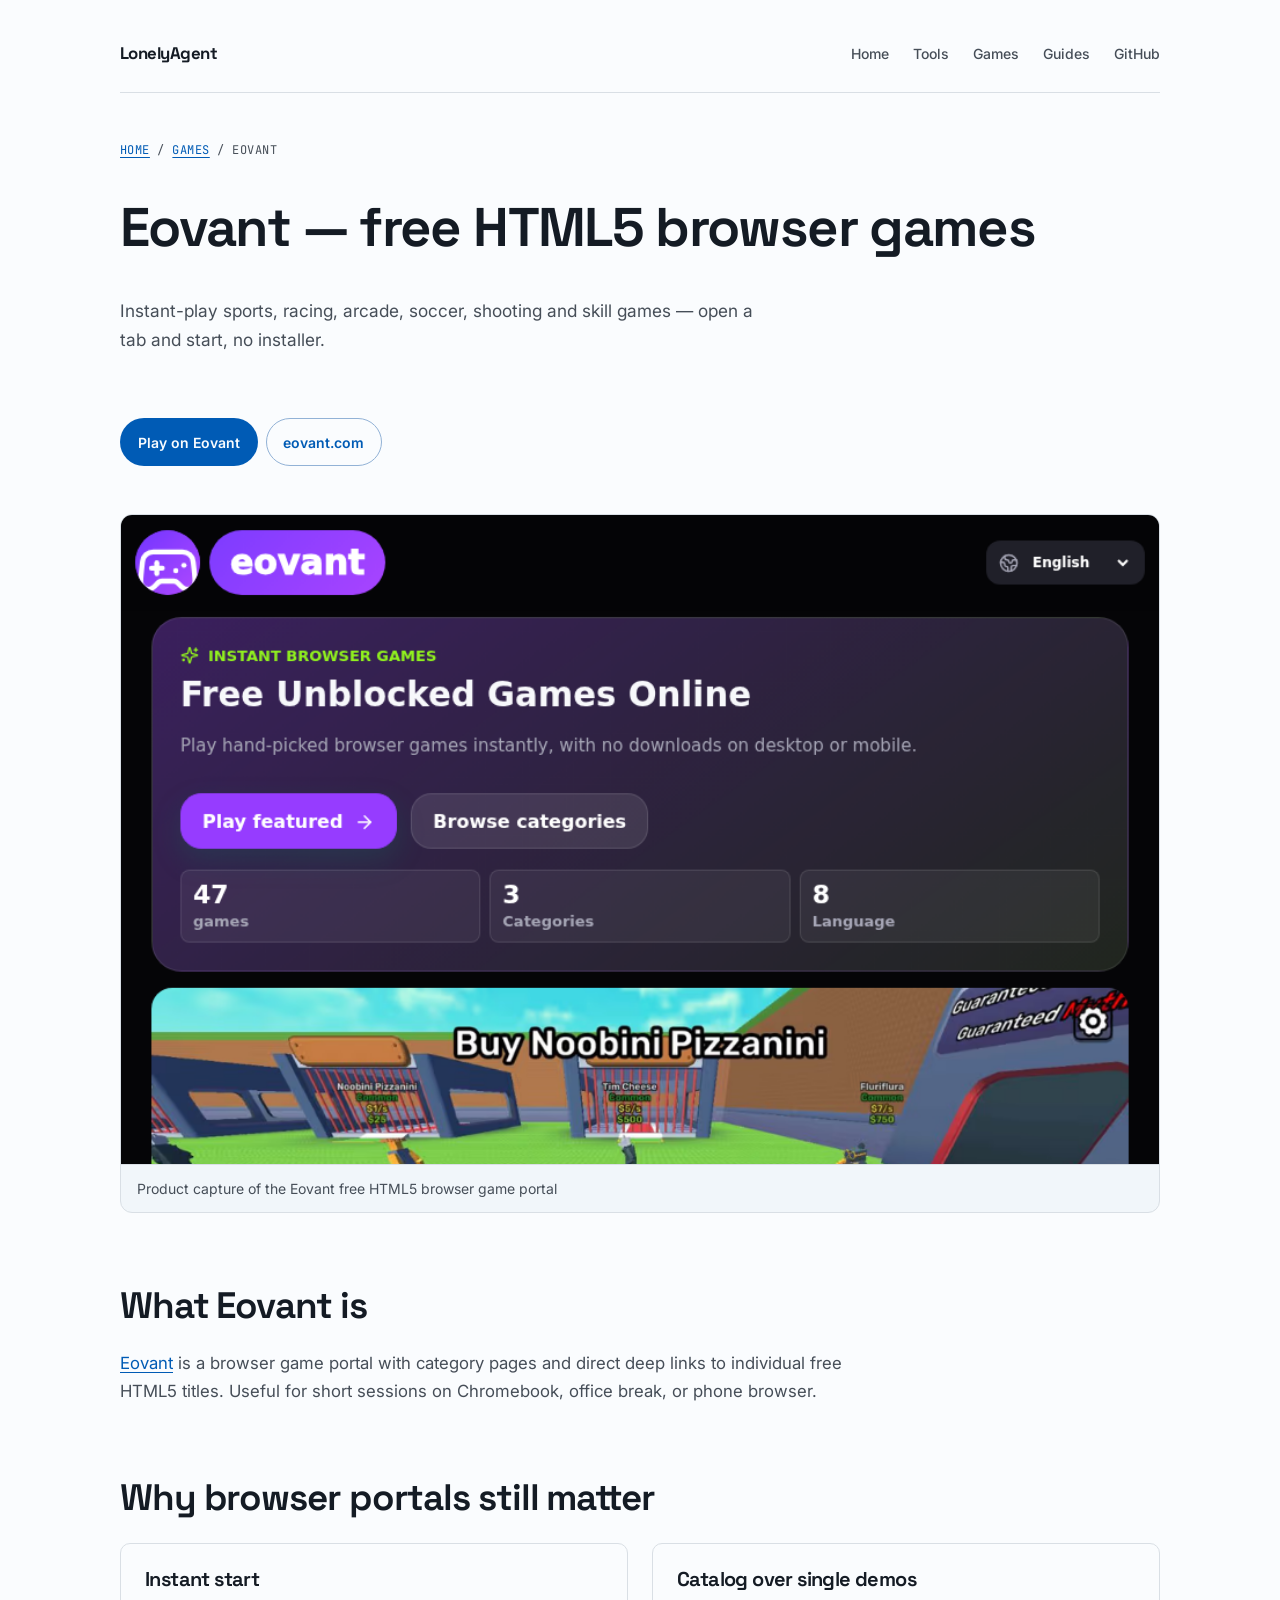
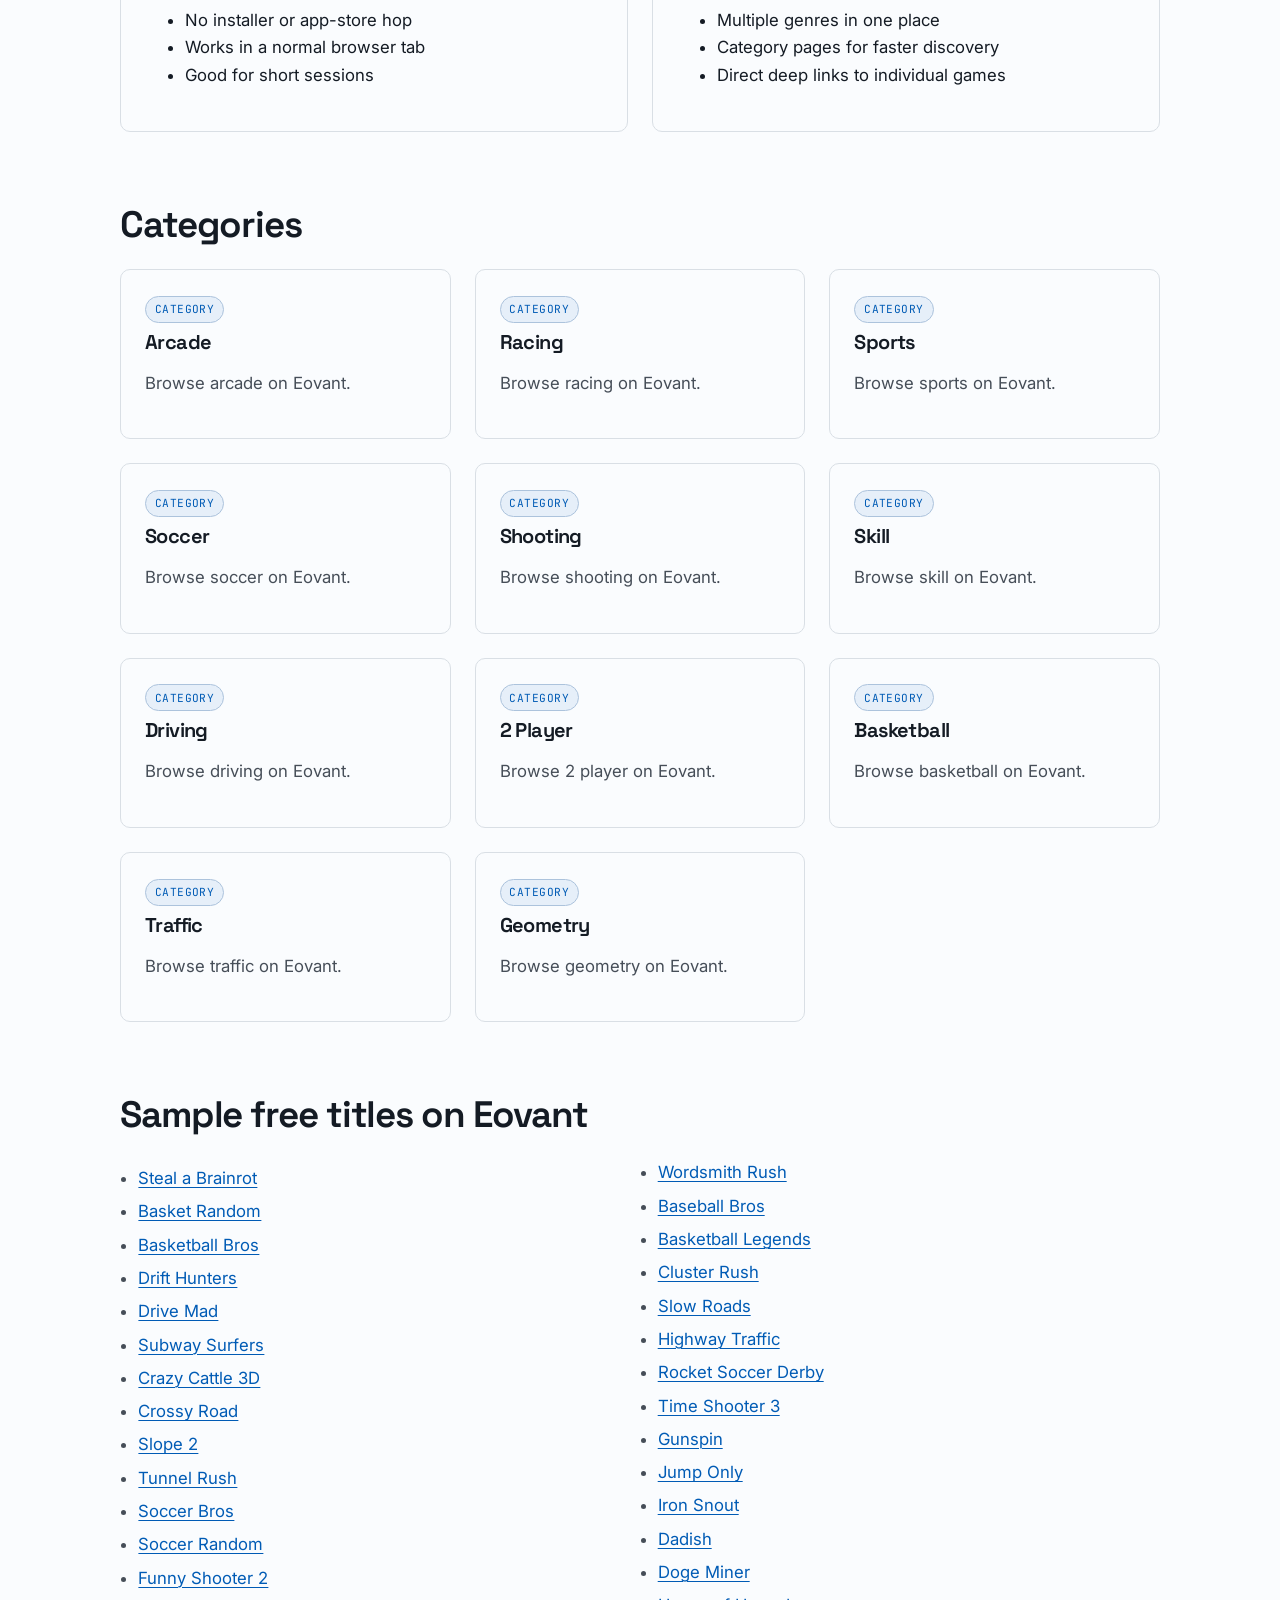
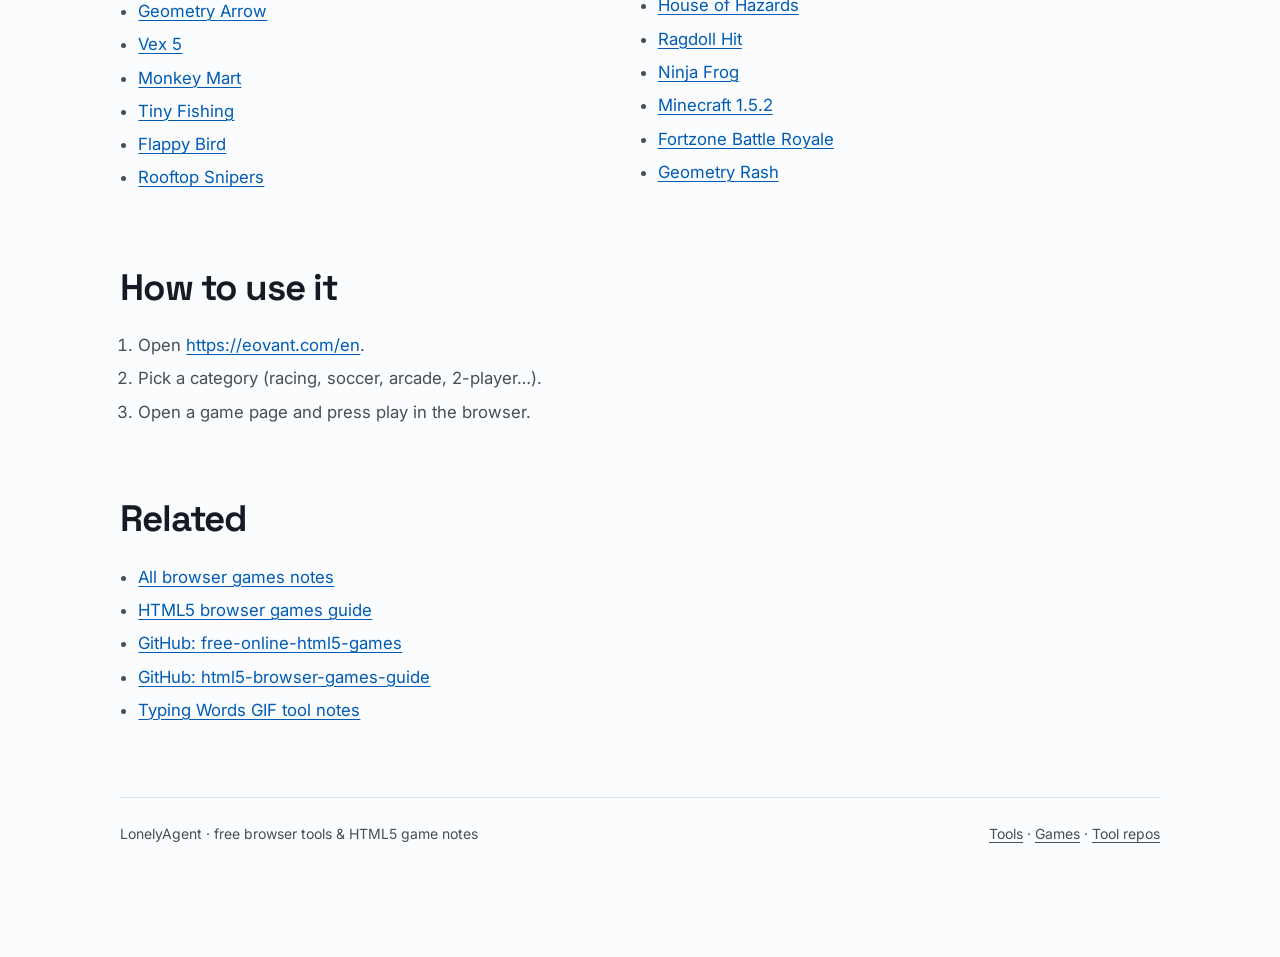
<file: games/eovant.html>
<!DOCTYPE html>
<html lang="en">
<head>
  <meta charset="utf-8" />
  <meta name="viewport" content="width=device-width, initial-scale=1" />
  <title>Eovant | Free HTML5 Browser Game Platform</title>
  <meta name="description" content="Eovant free HTML5 browser games with live screenshot, categories and deep links to instant-play titles." />
  <meta name="robots" content="index,follow" />
  <link rel="canonical" href="https://lonelyagent.github.io/games/eovant.html" />
  <meta property="og:title" content="Eovant | Free HTML5 Browser Game Platform" />
  <meta property="og:description" content="Eovant free HTML5 browser games with live screenshot, categories and deep links to instant-play titles." />
  <meta property="og:type" content="website" />
  <meta property="og:url" content="https://lonelyagent.github.io/games/eovant.html" />
  <link rel="stylesheet" href="/assets/site.css" />
  
</head>
<body>
  <main class="wrap">
  <div class="nav">
    <a class="brand" href="/">LonelyAgent</a>
    <div class="navlinks">
      <a href="/">Home</a>
      <a href="/tools/">Tools</a>
      <a href="/games/">Games</a>
      <a href="/guides/">Guides</a>
      <a href="https://github.com/lonelyagent" rel="noopener">GitHub</a>
    </div>
  </div>

    <section class="hero">
      <p class="kicker"><a href="/">Home</a> / <a href="/games/">Games</a> / Eovant</p>
      <h1>Eovant — free HTML5 browser games</h1>
      <p class="lead">Instant-play sports, racing, arcade, soccer, shooting and skill games — open a tab and start, no installer.</p>
      <div class="btnrow">
        <a class="btn" href="https://eovant.com/en" rel="noopener">Play on Eovant</a>
        <a class="btn secondary" href="https://eovant.com/" rel="noopener">eovant.com</a>
      </div>
    </section>

    <figure class="shot" style="margin-bottom: var(--space-xl);">
      <img src="/assets/shots/eovant.png" width="900" height="560" alt="Eovant English homepage screenshot" loading="eager" />
      <figcaption>Product capture of the Eovant free HTML5 browser game portal</figcaption>
    </figure>

    <section class="prose">
      <h2>What Eovant is</h2>
      <p>
        <a href="https://eovant.com/en" rel="noopener">Eovant</a> is a browser game portal with category pages and direct deep links to individual free HTML5 titles.
        Useful for short sessions on Chromebook, office break, or phone browser.
      </p>
    </section>

    <section>
      <h2>Why browser portals still matter</h2>
      <div class="grid grid-2">
        <article class="card">
          <h3>Instant start</h3>
          <ul>
            <li>No installer or app-store hop</li>
            <li>Works in a normal browser tab</li>
            <li>Good for short sessions</li>
          </ul>
        </article>
        <article class="card">
          <h3>Catalog over single demos</h3>
          <ul>
            <li>Multiple genres in one place</li>
            <li>Category pages for faster discovery</li>
            <li>Direct deep links to individual games</li>
          </ul>
        </article>
      </div>
    </section>

    <section>
      <h2>Categories</h2>
      <div class="grid grid-3">
        <article class="card">
          <span class="tag">Category</span>
          <h3><a href="https://eovant.com/en/category/arcade" rel="noopener">Arcade</a></h3>
          <p class="muted">Browse arcade on Eovant.</p>
        </article>
        <article class="card">
          <span class="tag">Category</span>
          <h3><a href="https://eovant.com/en/category/racing" rel="noopener">Racing</a></h3>
          <p class="muted">Browse racing on Eovant.</p>
        </article>
        <article class="card">
          <span class="tag">Category</span>
          <h3><a href="https://eovant.com/en/category/sports" rel="noopener">Sports</a></h3>
          <p class="muted">Browse sports on Eovant.</p>
        </article>
        <article class="card">
          <span class="tag">Category</span>
          <h3><a href="https://eovant.com/en/category/soccer" rel="noopener">Soccer</a></h3>
          <p class="muted">Browse soccer on Eovant.</p>
        </article>
        <article class="card">
          <span class="tag">Category</span>
          <h3><a href="https://eovant.com/en/category/shooting" rel="noopener">Shooting</a></h3>
          <p class="muted">Browse shooting on Eovant.</p>
        </article>
        <article class="card">
          <span class="tag">Category</span>
          <h3><a href="https://eovant.com/en/category/skill" rel="noopener">Skill</a></h3>
          <p class="muted">Browse skill on Eovant.</p>
        </article>
        <article class="card">
          <span class="tag">Category</span>
          <h3><a href="https://eovant.com/en/category/driving" rel="noopener">Driving</a></h3>
          <p class="muted">Browse driving on Eovant.</p>
        </article>
        <article class="card">
          <span class="tag">Category</span>
          <h3><a href="https://eovant.com/en/category/2-player" rel="noopener">2 Player</a></h3>
          <p class="muted">Browse 2 player on Eovant.</p>
        </article>
        <article class="card">
          <span class="tag">Category</span>
          <h3><a href="https://eovant.com/en/category/basketball-games" rel="noopener">Basketball</a></h3>
          <p class="muted">Browse basketball on Eovant.</p>
        </article>
        <article class="card">
          <span class="tag">Category</span>
          <h3><a href="https://eovant.com/en/category/traffic-games" rel="noopener">Traffic</a></h3>
          <p class="muted">Browse traffic on Eovant.</p>
        </article>
        <article class="card">
          <span class="tag">Category</span>
          <h3><a href="https://eovant.com/en/category/geometry-games" rel="noopener">Geometry</a></h3>
          <p class="muted">Browse geometry on Eovant.</p>
        </article>
      </div>
    </section>

    <section class="prose">
      <h2>Sample free titles on Eovant</h2>
      <ul class="game-list">
        <li><a href="https://eovant.com/en/games/steal-a-brainrot" rel="noopener">Steal a Brainrot</a></li>
        <li><a href="https://eovant.com/en/games/basket-random" rel="noopener">Basket Random</a></li>
        <li><a href="https://eovant.com/en/games/basketball-bros" rel="noopener">Basketball Bros</a></li>
        <li><a href="https://eovant.com/en/games/drift-hunters" rel="noopener">Drift Hunters</a></li>
        <li><a href="https://eovant.com/en/games/drive-mad" rel="noopener">Drive Mad</a></li>
        <li><a href="https://eovant.com/en/games/subway-surfers" rel="noopener">Subway Surfers</a></li>
        <li><a href="https://eovant.com/en/games/crazy-cattle-3d" rel="noopener">Crazy Cattle 3D</a></li>
        <li><a href="https://eovant.com/en/games/crossy-road" rel="noopener">Crossy Road</a></li>
        <li><a href="https://eovant.com/en/games/slope-2" rel="noopener">Slope 2</a></li>
        <li><a href="https://eovant.com/en/games/tunnel-rush" rel="noopener">Tunnel Rush</a></li>
        <li><a href="https://eovant.com/en/games/soccer-bros" rel="noopener">Soccer Bros</a></li>
        <li><a href="https://eovant.com/en/games/soccer-random" rel="noopener">Soccer Random</a></li>
        <li><a href="https://eovant.com/en/games/funny-shooter-2" rel="noopener">Funny Shooter 2</a></li>
        <li><a href="https://eovant.com/en/games/geometry-arrow" rel="noopener">Geometry Arrow</a></li>
        <li><a href="https://eovant.com/en/games/vex-5" rel="noopener">Vex 5</a></li>
        <li><a href="https://eovant.com/en/games/monkey-mart" rel="noopener">Monkey Mart</a></li>
        <li><a href="https://eovant.com/en/games/tiny-fishing" rel="noopener">Tiny Fishing</a></li>
        <li><a href="https://eovant.com/en/games/flappy-bird" rel="noopener">Flappy Bird</a></li>
        <li><a href="https://eovant.com/en/games/rooftop-snipers" rel="noopener">Rooftop Snipers</a></li>
        <li><a href="https://eovant.com/en/games/wordsmith-rush" rel="noopener">Wordsmith Rush</a></li>
        <li><a href="https://eovant.com/en/games/baseball-bros" rel="noopener">Baseball Bros</a></li>
        <li><a href="https://eovant.com/en/games/basketball-legends" rel="noopener">Basketball Legends</a></li>
        <li><a href="https://eovant.com/en/games/cluster-rush" rel="noopener">Cluster Rush</a></li>
        <li><a href="https://eovant.com/en/games/slow-roads" rel="noopener">Slow Roads</a></li>
        <li><a href="https://eovant.com/en/games/highway-traffic" rel="noopener">Highway Traffic</a></li>
        <li><a href="https://eovant.com/en/games/rocket-soccer-derby" rel="noopener">Rocket Soccer Derby</a></li>
        <li><a href="https://eovant.com/en/games/time-shooter-3" rel="noopener">Time Shooter 3</a></li>
        <li><a href="https://eovant.com/en/games/gunspin" rel="noopener">Gunspin</a></li>
        <li><a href="https://eovant.com/en/games/jump-only" rel="noopener">Jump Only</a></li>
        <li><a href="https://eovant.com/en/games/iron-snout" rel="noopener">Iron Snout</a></li>
        <li><a href="https://eovant.com/en/games/dadish" rel="noopener">Dadish</a></li>
        <li><a href="https://eovant.com/en/games/doge-miner" rel="noopener">Doge Miner</a></li>
        <li><a href="https://eovant.com/en/games/house-of-hazards" rel="noopener">House of Hazards</a></li>
        <li><a href="https://eovant.com/en/games/ragdoll-hit" rel="noopener">Ragdoll Hit</a></li>
        <li><a href="https://eovant.com/en/games/ninja-frog" rel="noopener">Ninja Frog</a></li>
        <li><a href="https://eovant.com/en/games/minecraft-1-5-2" rel="noopener">Minecraft 1.5.2</a></li>
        <li><a href="https://eovant.com/en/games/fortzone-battle-royale" rel="noopener">Fortzone Battle Royale</a></li>
        <li><a href="https://eovant.com/en/games/geometry-rash" rel="noopener">Geometry Rash</a></li>
      </ul>
      <h2>How to use it</h2>
      <ol>
        <li>Open <a href="https://eovant.com/en" rel="noopener">https://eovant.com/en</a>.</li>
        <li>Pick a category (racing, soccer, arcade, 2-player…).</li>
        <li>Open a game page and press play in the browser.</li>
      </ol>
      <h2>Related</h2>
      <ul>
        <li><a href="/games/">All browser games notes</a></li>
        <li><a href="/guides/html5-browser-games.html">HTML5 browser games guide</a></li>
        <li><a href="https://github.com/lonelyagent/free-online-html5-games" rel="noopener">GitHub: free-online-html5-games</a></li>
        <li><a href="https://github.com/lonelyagent/html5-browser-games-guide" rel="noopener">GitHub: html5-browser-games-guide</a></li>
        <li><a href="/tools/typing-words-gif.html">Typing Words GIF tool notes</a></li>
      </ul>
    </section>

    <footer class="site-foot">
      <span>LonelyAgent · free browser tools &amp; HTML5 game notes</span>
      <span>
        <a href="/tools/">Tools</a> ·
        <a href="/games/">Games</a> ·
        <a href="https://github.com/lonelyagent/free-online-browser-tools" rel="noopener">Tool repos</a>
      </span>
    </footer>
  </main>
</body>
</html>
</file>
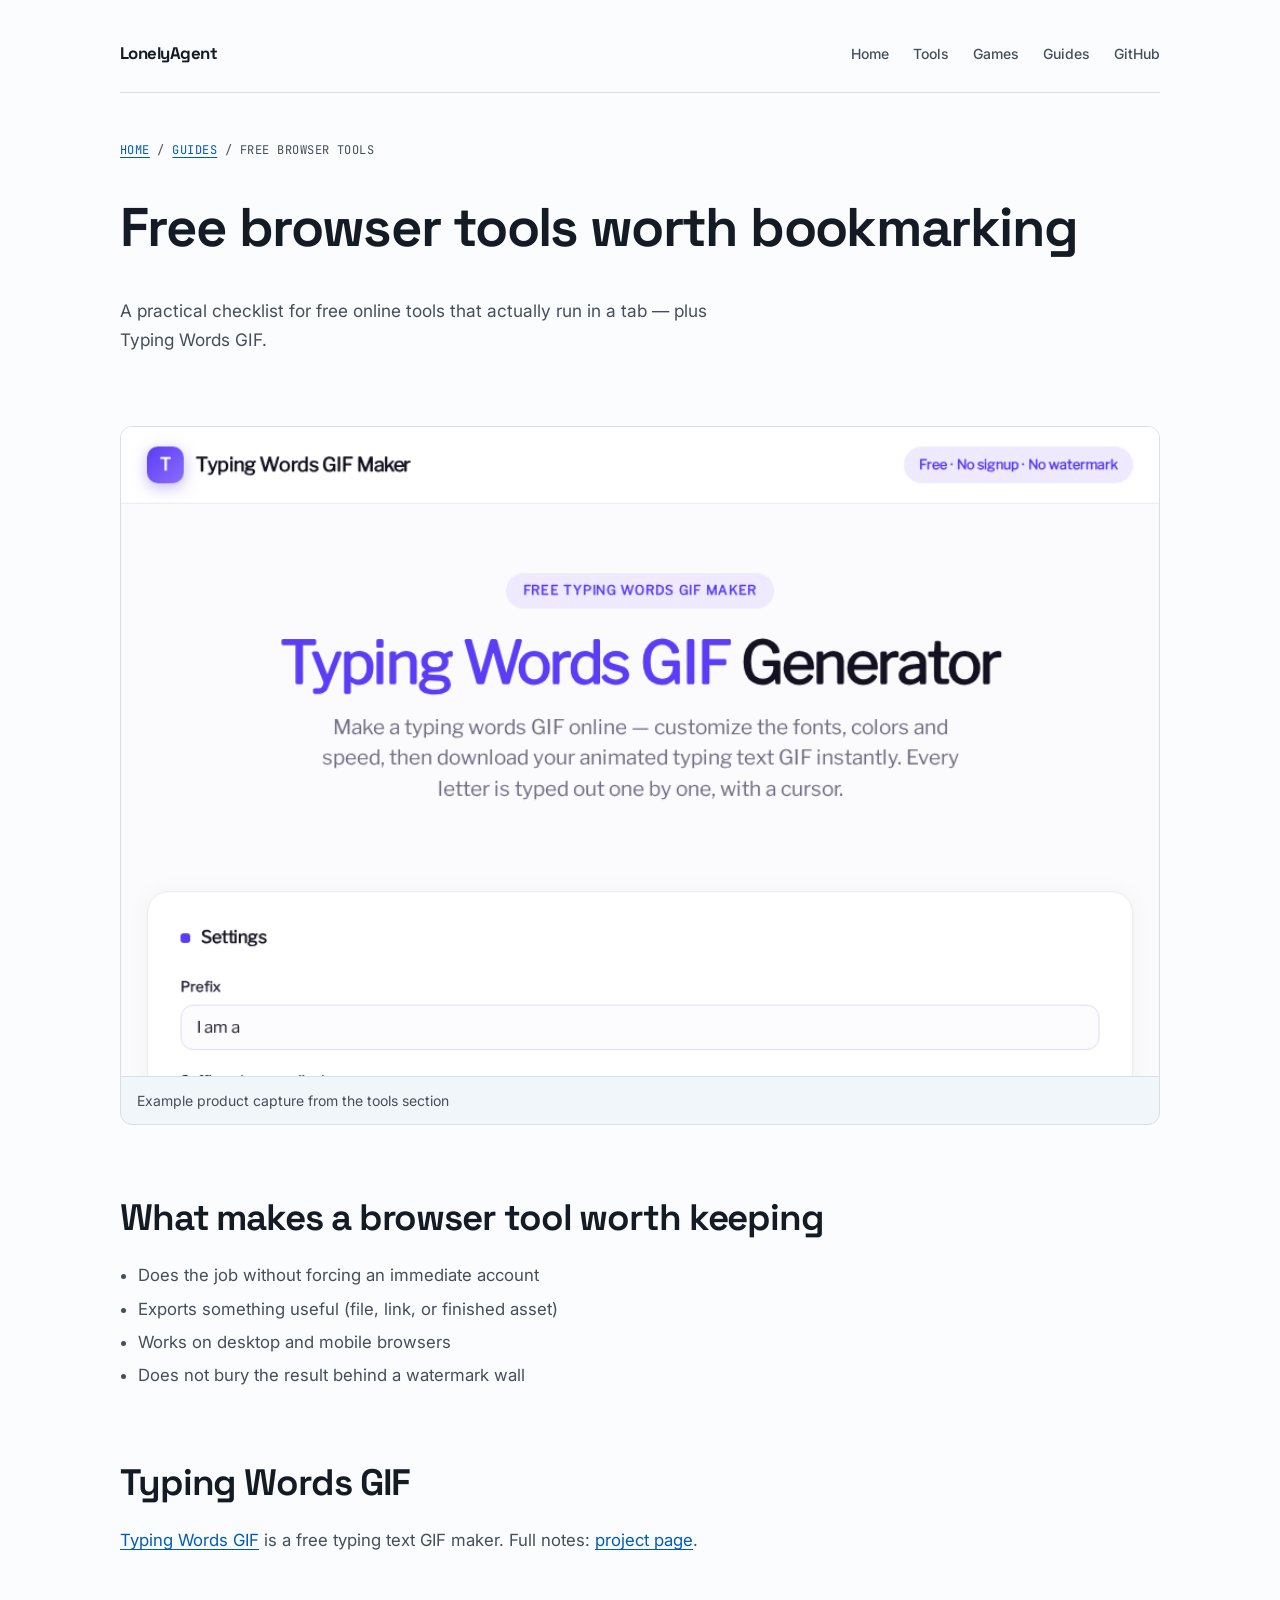
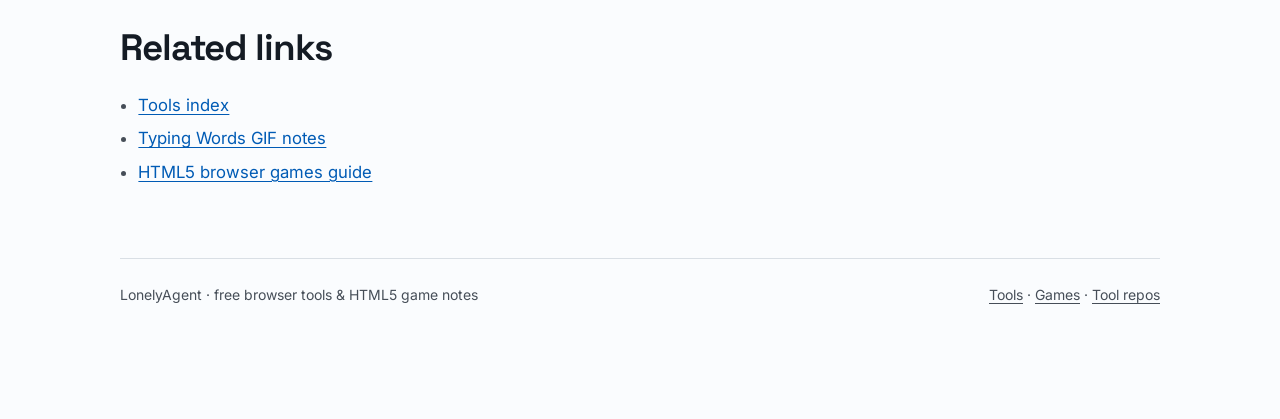
<file: guides/free-browser-tools.html>
<!DOCTYPE html>
<html lang="en">
<head>
  <meta charset="utf-8" />
  <meta name="viewport" content="width=device-width, initial-scale=1" />
  <title>Free Browser Tools Worth Bookmarking | LonelyAgent</title>
  <meta name="description" content="Practical guide to free browser tools, including Typing Words GIF for typing text animations." />
  <meta name="robots" content="index,follow" />
  <link rel="canonical" href="https://lonelyagent.github.io/guides/free-browser-tools.html" />
  <meta property="og:title" content="Free Browser Tools Worth Bookmarking | LonelyAgent" />
  <meta property="og:description" content="Practical guide to free browser tools, including Typing Words GIF for typing text animations." />
  <meta property="og:type" content="website" />
  <meta property="og:url" content="https://lonelyagent.github.io/guides/free-browser-tools.html" />
  <link rel="stylesheet" href="/assets/site.css" />
  
</head>
<body>
  <main class="wrap">
  <div class="nav">
    <a class="brand" href="/">LonelyAgent</a>
    <div class="navlinks">
      <a href="/">Home</a>
      <a href="/tools/">Tools</a>
      <a href="/games/">Games</a>
      <a href="/guides/">Guides</a>
      <a href="https://github.com/lonelyagent" rel="noopener">GitHub</a>
    </div>
  </div>

    <section class="hero">
      <p class="kicker"><a href="/">Home</a> / <a href="/guides/">Guides</a> / Free browser tools</p>
      <h1>Free browser tools worth bookmarking</h1>
      <p class="lead">A practical checklist for free online tools that actually run in a tab — plus Typing Words GIF.</p>
    </section>
    <figure class="shot" style="margin-bottom: var(--space-xl);">
      <img src="/assets/shots/typingwordsgif.png" width="960" height="600" alt="Typing Words GIF screenshot for the guide" loading="lazy" />
      <figcaption>Example product capture from the tools section</figcaption>
    </figure>
    <section class="prose">
      <h2>What makes a browser tool worth keeping</h2>
      <ul>
        <li>Does the job without forcing an immediate account</li>
        <li>Exports something useful (file, link, or finished asset)</li>
        <li>Works on desktop and mobile browsers</li>
        <li>Does not bury the result behind a watermark wall</li>
      </ul>
      <h2>Typing Words GIF</h2>
      <p>
        <a href="https://typingwordsgif.com/" rel="noopener">Typing Words GIF</a> is a free typing text GIF maker.
        Full notes: <a href="/tools/typing-words-gif.html">project page</a>.
      </p>
      <h2>Related links</h2>
      <ul>
        <li><a href="/tools/">Tools index</a></li>
        <li><a href="/tools/typing-words-gif.html">Typing Words GIF notes</a></li>
        <li><a href="/guides/html5-browser-games.html">HTML5 browser games guide</a></li>
      </ul>
    </section>

    <footer class="site-foot">
      <span>LonelyAgent · free browser tools &amp; HTML5 game notes</span>
      <span>
        <a href="/tools/">Tools</a> ·
        <a href="/games/">Games</a> ·
        <a href="https://github.com/lonelyagent/free-online-browser-tools" rel="noopener">Tool repos</a>
      </span>
    </footer>
  </main>
</body>
</html>
</file>
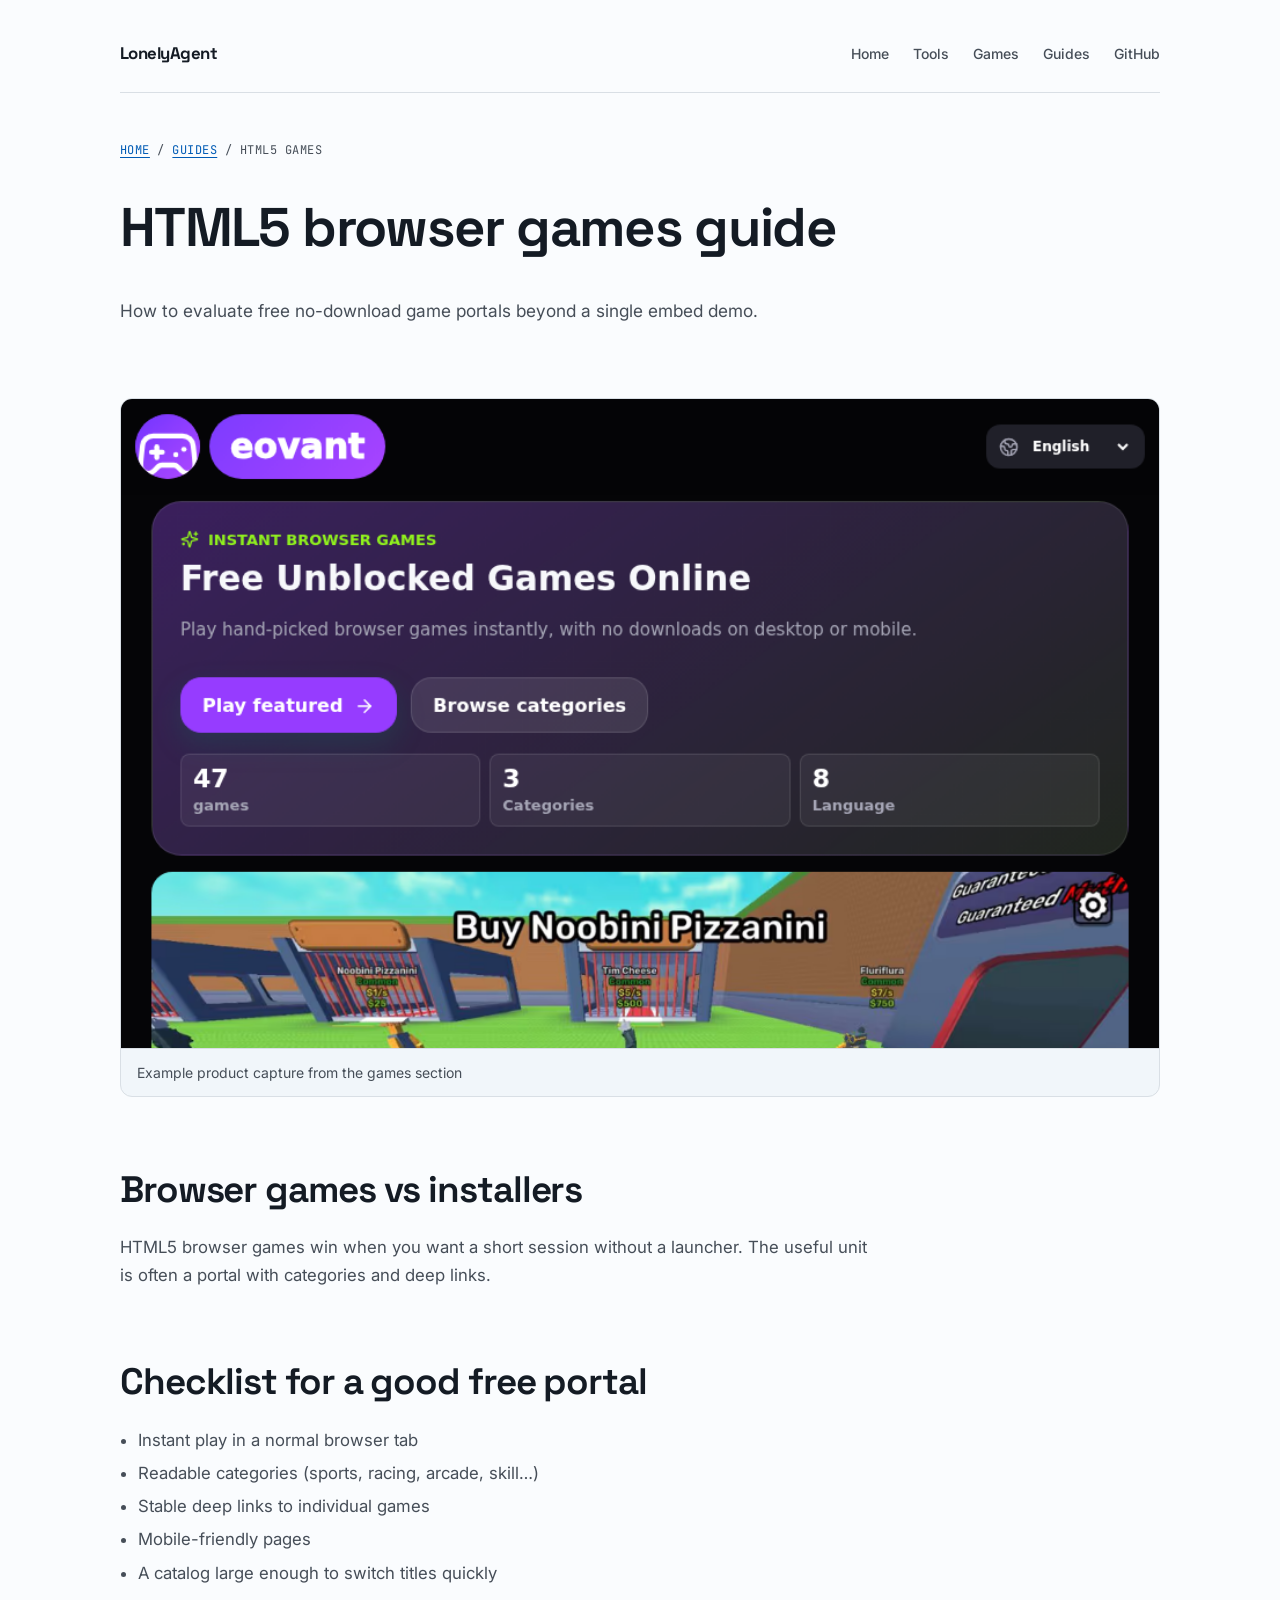
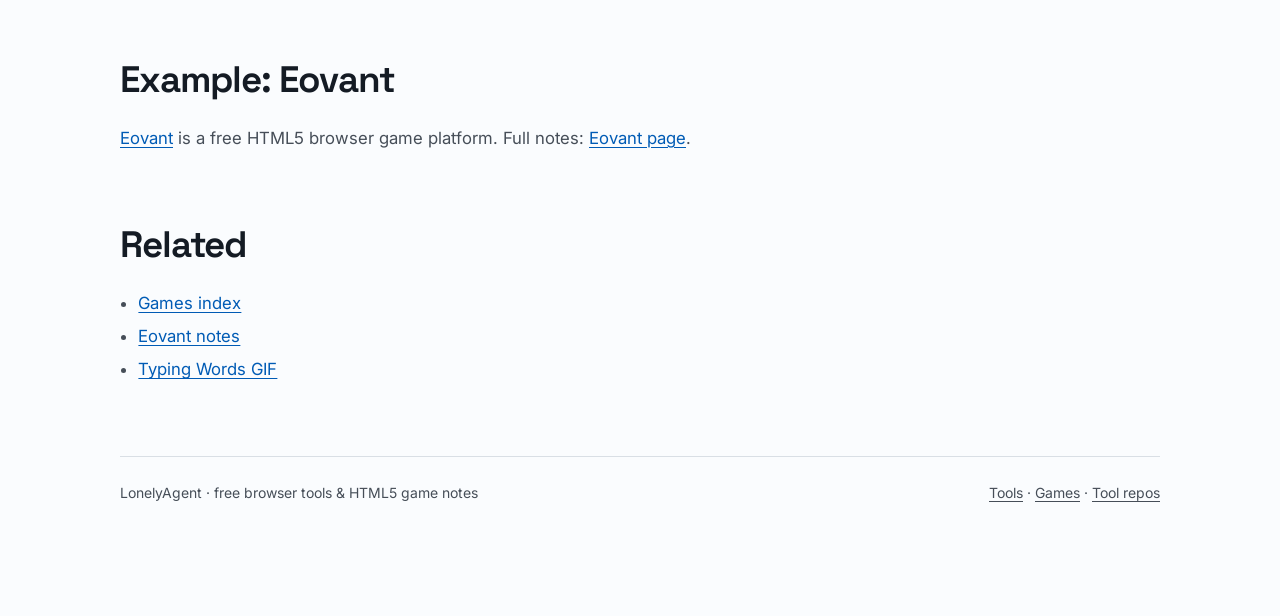
<file: guides/html5-browser-games.html>
<!DOCTYPE html>
<html lang="en">
<head>
  <meta charset="utf-8" />
  <meta name="viewport" content="width=device-width, initial-scale=1" />
  <title>HTML5 Browser Games Guide | LonelyAgent</title>
  <meta name="description" content="Guide to free HTML5 browser game portals with a live Eovant screenshot and evaluation checklist." />
  <meta name="robots" content="index,follow" />
  <link rel="canonical" href="https://lonelyagent.github.io/guides/html5-browser-games.html" />
  <meta property="og:title" content="HTML5 Browser Games Guide | LonelyAgent" />
  <meta property="og:description" content="Guide to free HTML5 browser game portals with a live Eovant screenshot and evaluation checklist." />
  <meta property="og:type" content="website" />
  <meta property="og:url" content="https://lonelyagent.github.io/guides/html5-browser-games.html" />
  <link rel="stylesheet" href="/assets/site.css" />
  
</head>
<body>
  <main class="wrap">
  <div class="nav">
    <a class="brand" href="/">LonelyAgent</a>
    <div class="navlinks">
      <a href="/">Home</a>
      <a href="/tools/">Tools</a>
      <a href="/games/">Games</a>
      <a href="/guides/">Guides</a>
      <a href="https://github.com/lonelyagent" rel="noopener">GitHub</a>
    </div>
  </div>

    <section class="hero">
      <p class="kicker"><a href="/">Home</a> / <a href="/guides/">Guides</a> / HTML5 games</p>
      <h1>HTML5 browser games guide</h1>
      <p class="lead">How to evaluate free no-download game portals beyond a single embed demo.</p>
    </section>
    <figure class="shot" style="margin-bottom: var(--space-xl);">
      <img src="/assets/shots/eovant.png" width="900" height="560" alt="Eovant screenshot for the games guide" loading="lazy" />
      <figcaption>Example product capture from the games section</figcaption>
    </figure>
    <section class="prose">
      <h2>Browser games vs installers</h2>
      <p>
        HTML5 browser games win when you want a short session without a launcher.
        The useful unit is often a portal with categories and deep links.
      </p>
      <h2>Checklist for a good free portal</h2>
      <ul>
        <li>Instant play in a normal browser tab</li>
        <li>Readable categories (sports, racing, arcade, skill…)</li>
        <li>Stable deep links to individual games</li>
        <li>Mobile-friendly pages</li>
        <li>A catalog large enough to switch titles quickly</li>
      </ul>
      <h2>Example: Eovant</h2>
      <p>
        <a href="https://eovant.com/en" rel="noopener">Eovant</a> is a free HTML5 browser game platform.
        Full notes: <a href="/games/eovant.html">Eovant page</a>.
      </p>
      <h2>Related</h2>
      <ul>
        <li><a href="/games/">Games index</a></li>
        <li><a href="/games/eovant.html">Eovant notes</a></li>
        <li><a href="/tools/typing-words-gif.html">Typing Words GIF</a></li>
      </ul>
    </section>

    <footer class="site-foot">
      <span>LonelyAgent · free browser tools &amp; HTML5 game notes</span>
      <span>
        <a href="/tools/">Tools</a> ·
        <a href="/games/">Games</a> ·
        <a href="https://github.com/lonelyagent/free-online-browser-tools" rel="noopener">Tool repos</a>
      </span>
    </footer>
  </main>
</body>
</html>
</file>
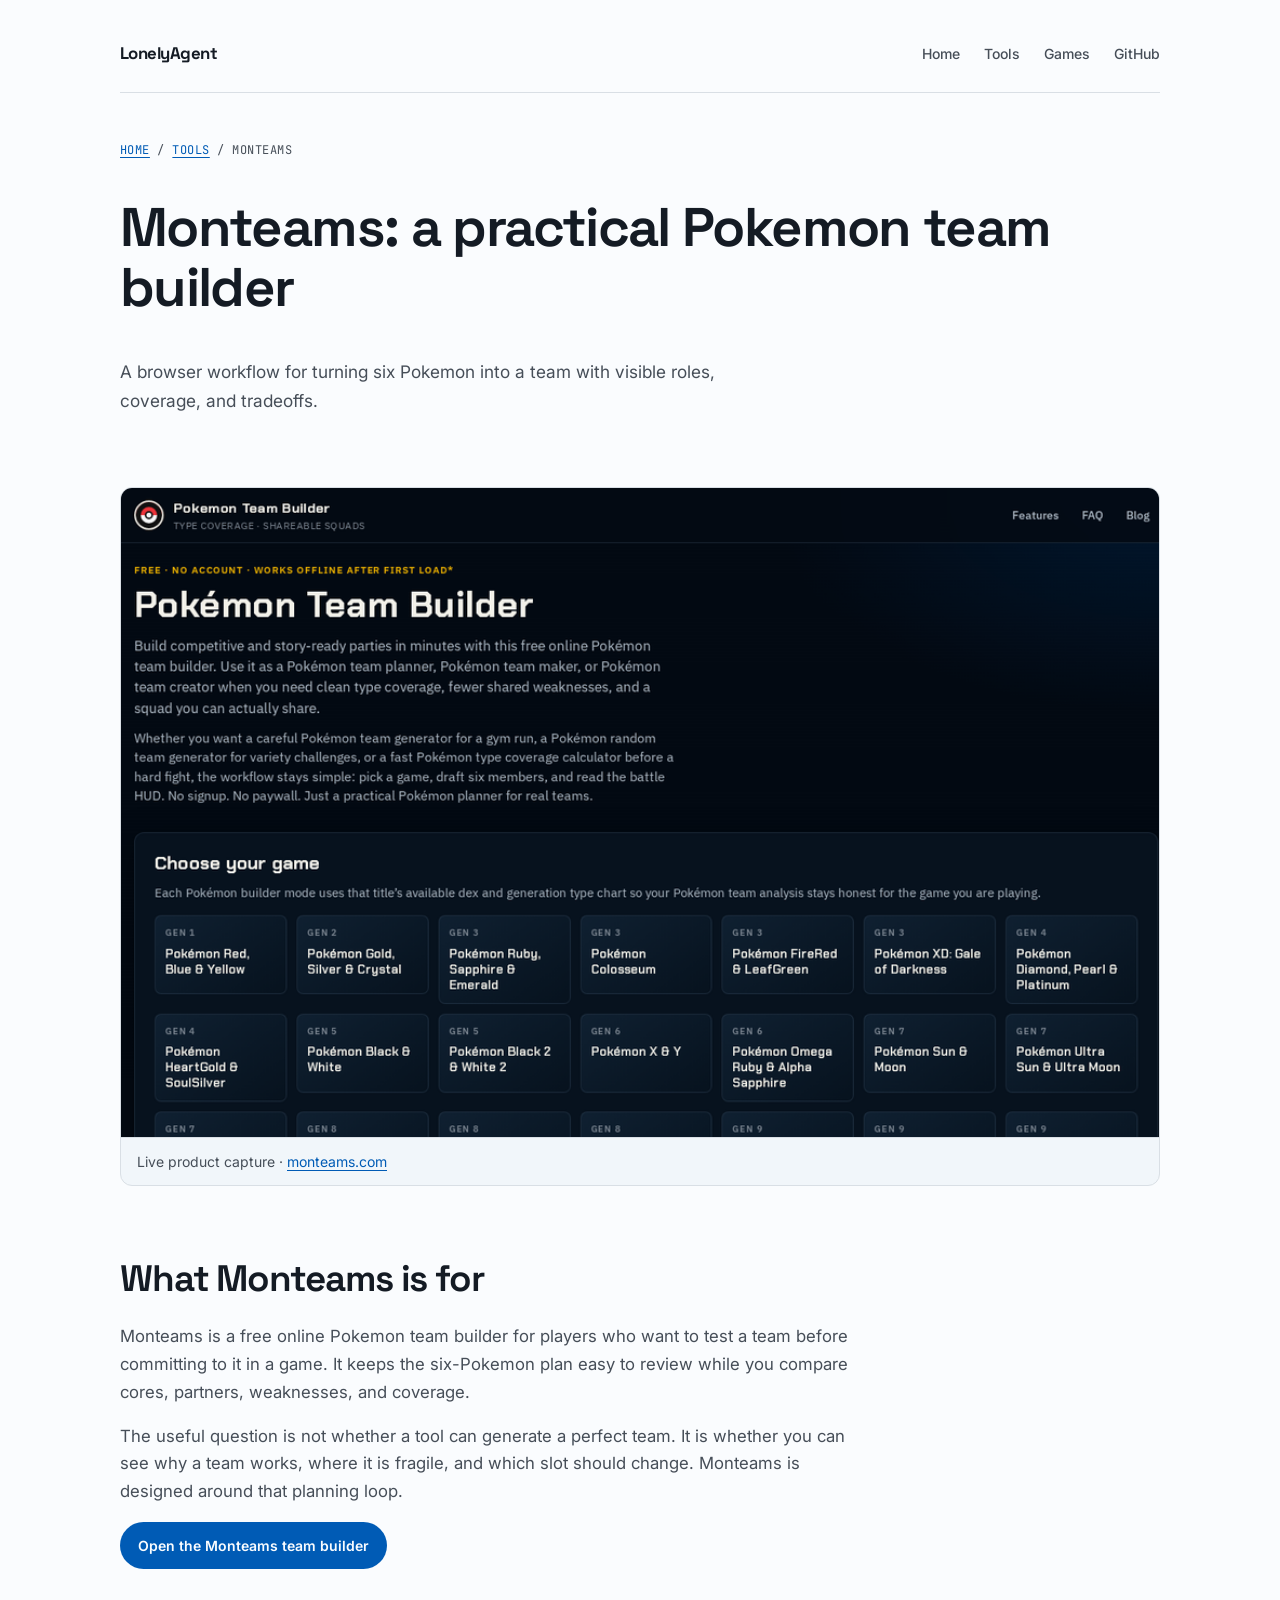
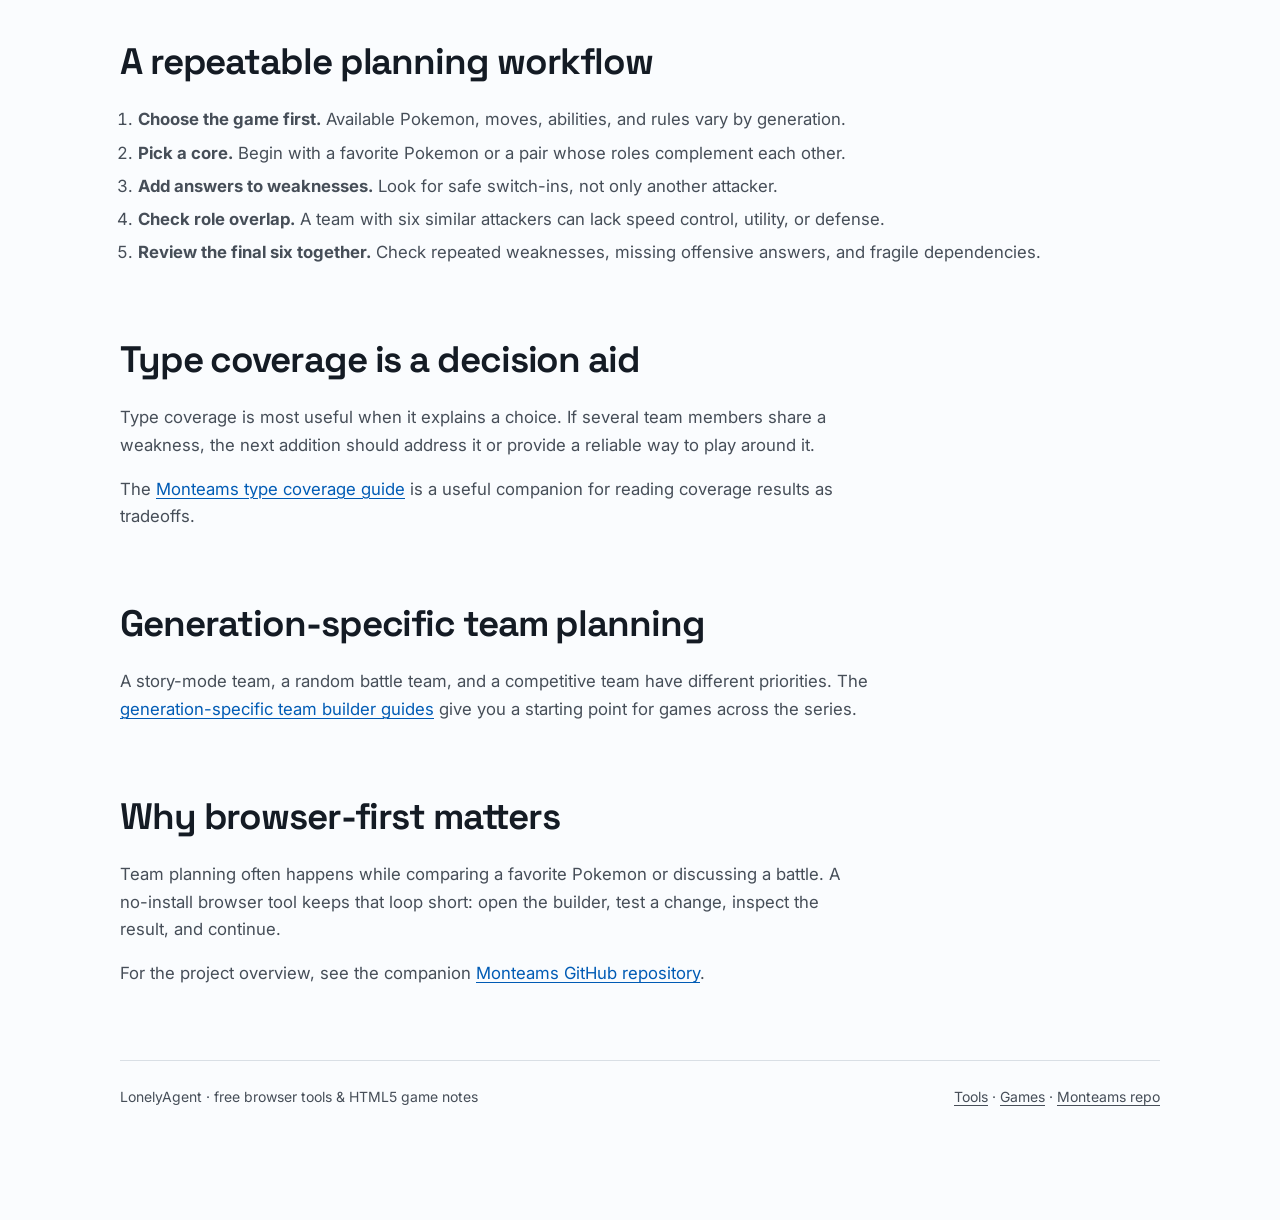
<file: tools/monteams.html>
<!DOCTYPE html>
<html lang="en">
<head>
<meta charset="utf-8"><meta name="viewport" content="width=device-width, initial-scale=1">
<title>Monteams Pokemon Team Builder Notes | LonelyAgent</title>
<meta name="description" content="Practical notes on Monteams, a free Pokemon team builder for type coverage, role planning, and generation-specific teams.">
<meta name="robots" content="index,follow"><link rel="canonical" href="https://lonelyagent.github.io/tools/monteams.html">
<meta property="og:title" content="Monteams Pokemon Team Builder Notes | LonelyAgent"><meta property="og:description" content="A practical guide to planning Pokemon teams with Monteams."><meta property="og:type" content="article"><meta property="og:url" content="https://lonelyagent.github.io/tools/monteams.html">
<link rel="stylesheet" href="/assets/site.css">
</head><body><main class="wrap">
<div class="nav"><a class="brand" href="/">LonelyAgent</a><div class="navlinks"><a href="/">Home</a><a href="/tools/">Tools</a><a href="/games/">Games</a><a href="https://github.com/lonelyagent" rel="noopener">GitHub</a></div></div>
<section class="hero"><p class="kicker"><a href="/">Home</a> / <a href="/tools/">Tools</a> / Monteams</p><h1>Monteams: a practical Pokemon team builder</h1><p class="lead">A browser workflow for turning six Pokemon into a team with visible roles, coverage, and tradeoffs.</p></section>
<figure class="shot">
<img src="/assets/shots/monteams.png" width="960" height="600" alt="Monteams Pokemon team builder homepage screenshot" loading="eager">
<figcaption>Live product capture · <a href="https://monteams.com/" rel="noopener">monteams.com</a></figcaption>
</figure>
<section class="prose"><h2>What Monteams is for</h2><p>Monteams is a free online Pokemon team builder for players who want to test a team before committing to it in a game. It keeps the six-Pokemon plan easy to review while you compare cores, partners, weaknesses, and coverage.</p><p>The useful question is not whether a tool can generate a perfect team. It is whether you can see why a team works, where it is fragile, and which slot should change. Monteams is designed around that planning loop.</p><p><a class="btn" href="https://monteams.com/" rel="noopener">Open the Monteams team builder</a></p><h2>A repeatable planning workflow</h2><ol><li><strong>Choose the game first.</strong> Available Pokemon, moves, abilities, and rules vary by generation.</li><li><strong>Pick a core.</strong> Begin with a favorite Pokemon or a pair whose roles complement each other.</li><li><strong>Add answers to weaknesses.</strong> Look for safe switch-ins, not only another attacker.</li><li><strong>Check role overlap.</strong> A team with six similar attackers can lack speed control, utility, or defense.</li><li><strong>Review the final six together.</strong> Check repeated weaknesses, missing offensive answers, and fragile dependencies.</li></ol><h2>Type coverage is a decision aid</h2><p>Type coverage is most useful when it explains a choice. If several team members share a weakness, the next addition should address it or provide a reliable way to play around it.</p><p>The <a href="https://monteams.com/blog/type-coverage-guide/" rel="noopener">Monteams type coverage guide</a> is a useful companion for reading coverage results as tradeoffs.</p><h2>Generation-specific team planning</h2><p>A story-mode team, a random battle team, and a competitive team have different priorities. The <a href="https://monteams.com/blog/" rel="noopener">generation-specific team builder guides</a> give you a starting point for games across the series.</p><h2>Why browser-first matters</h2><p>Team planning often happens while comparing a favorite Pokemon or discussing a battle. A no-install browser tool keeps that loop short: open the builder, test a change, inspect the result, and continue.</p><p>For the project overview, see the companion <a href="https://github.com/lonelyagent/monteams" rel="noopener">Monteams GitHub repository</a>.</p></section>
<footer class="site-foot"><span>LonelyAgent · free browser tools &amp; HTML5 game notes</span><span><a href="/tools/">Tools</a> · <a href="/games/">Games</a> · <a href="https://github.com/lonelyagent/monteams" rel="noopener">Monteams repo</a></span></footer>
</main></body></html>
</file>
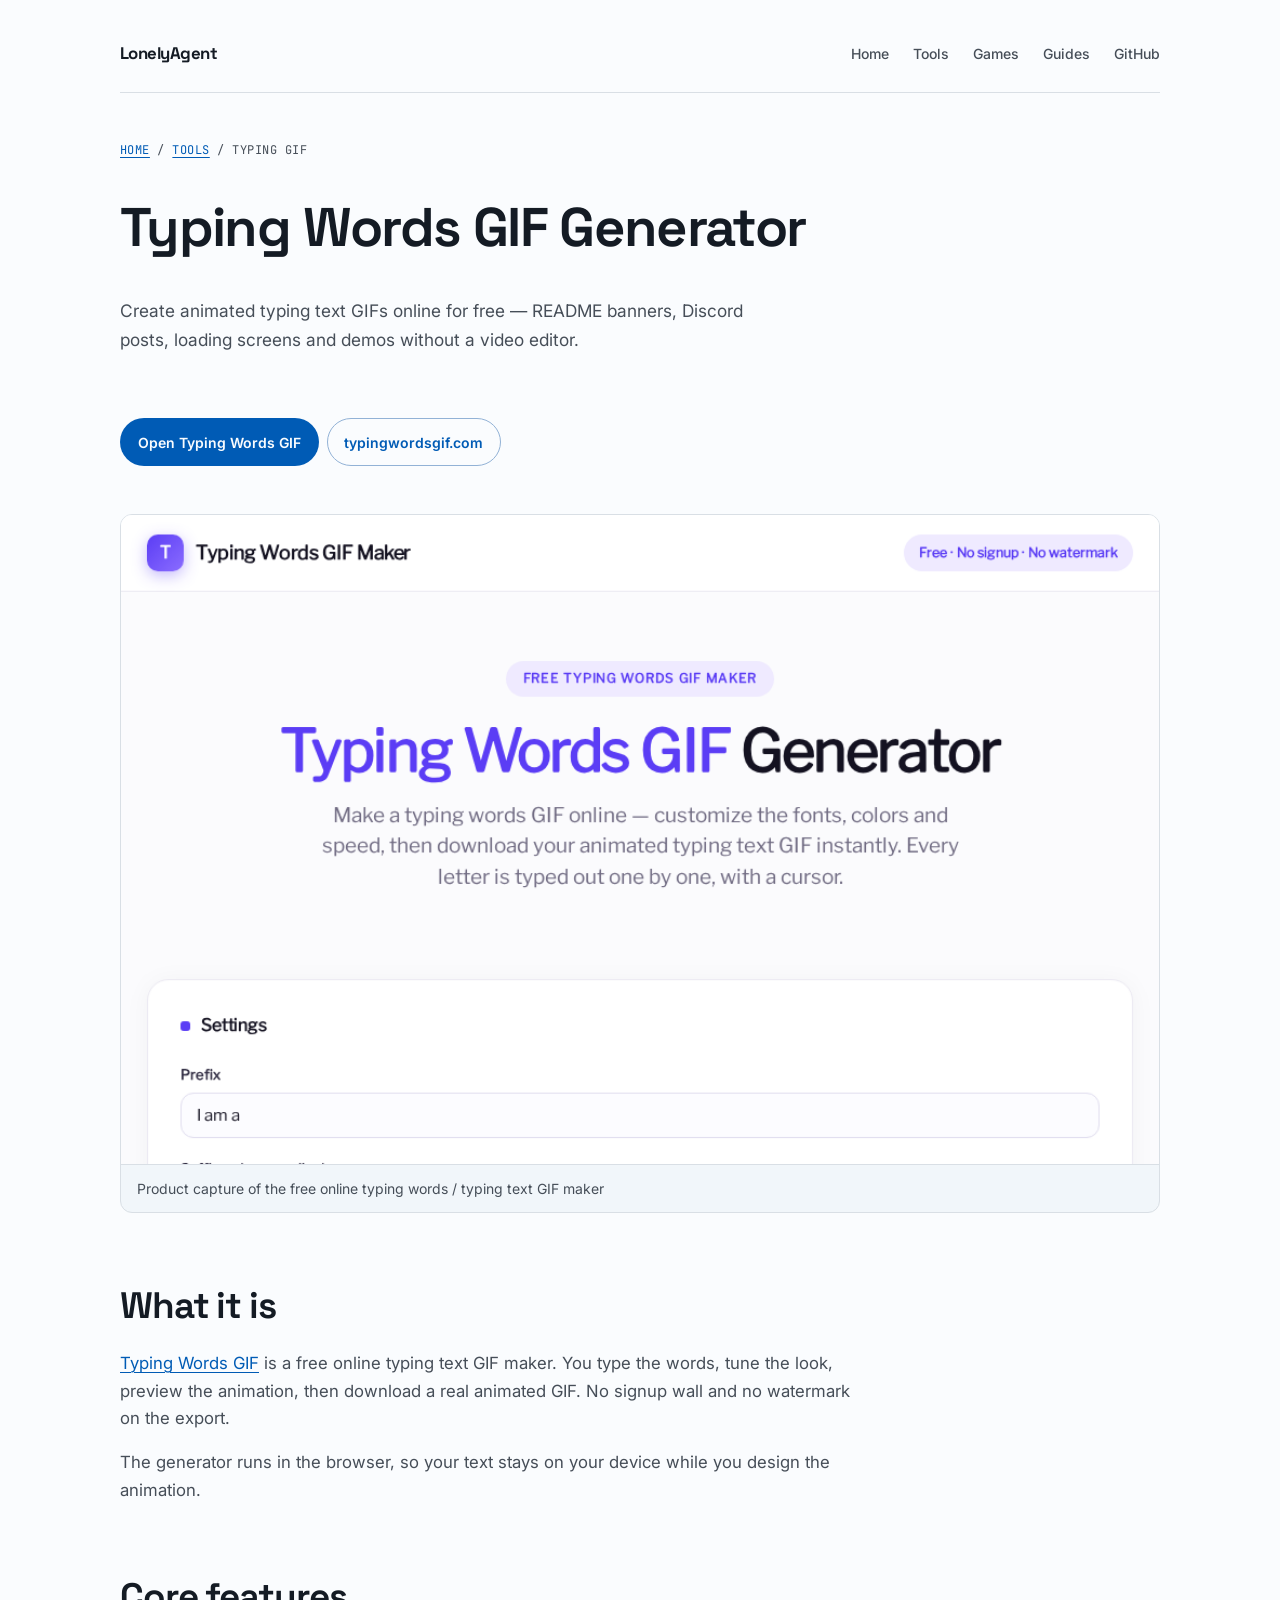
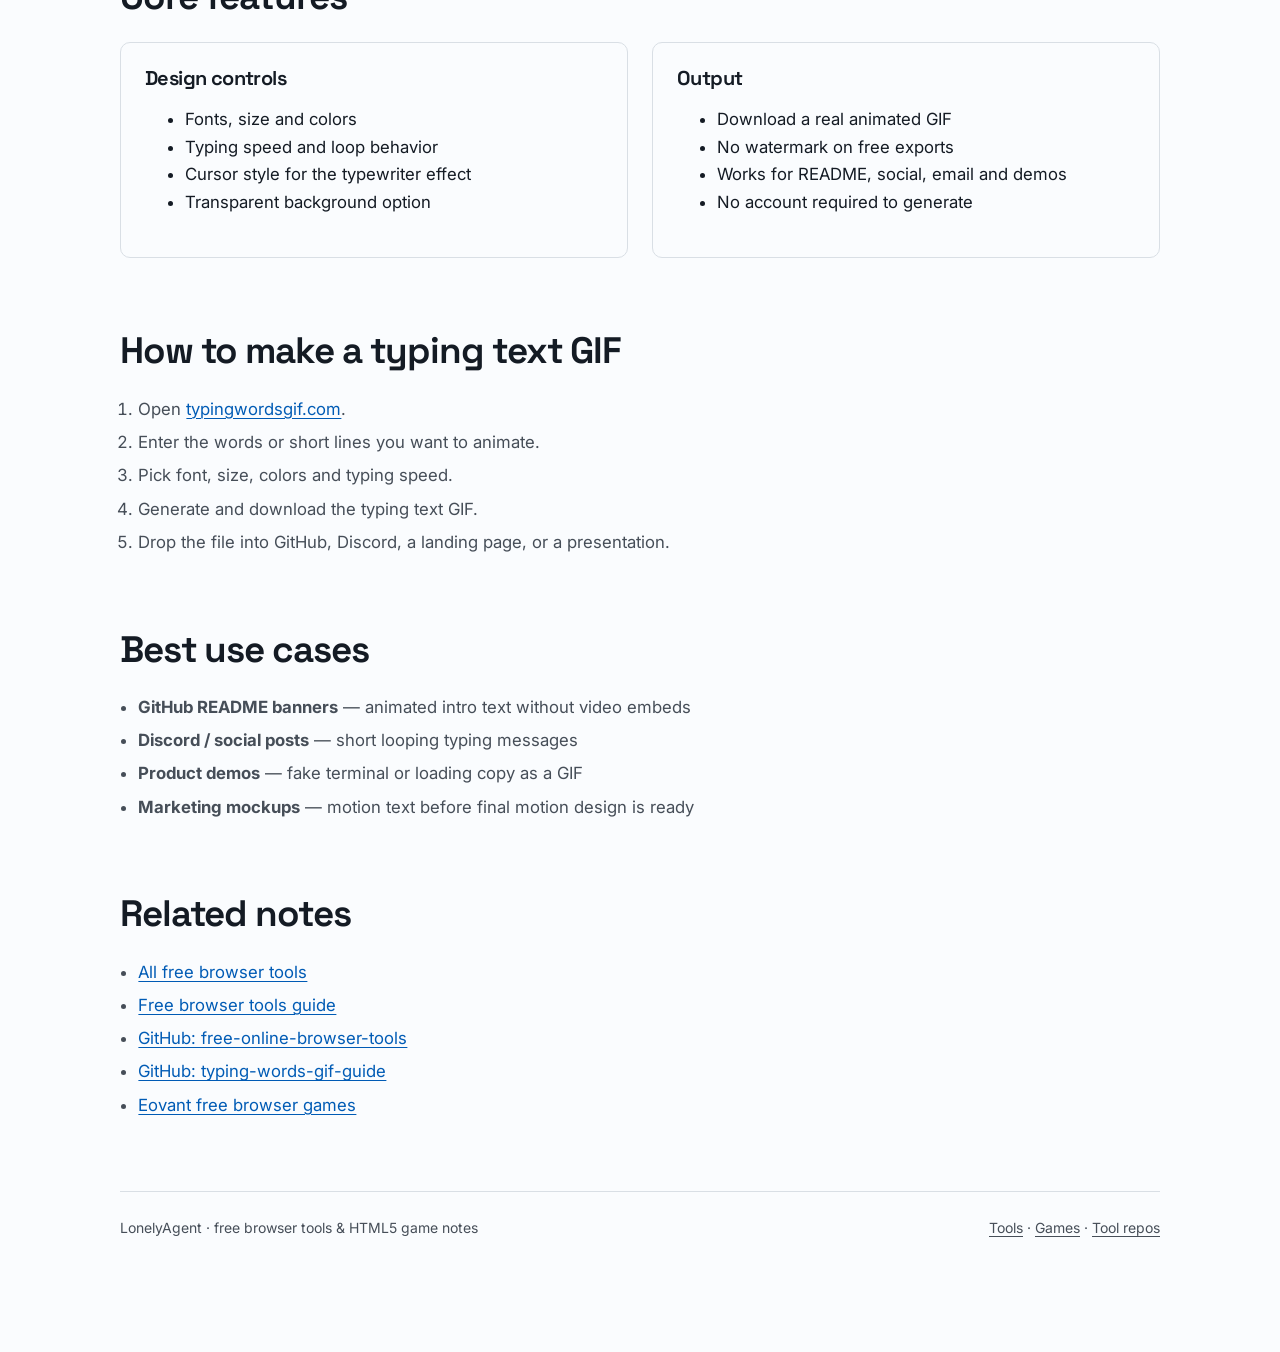
<file: tools/typing-words-gif.html>
<!DOCTYPE html>
<html lang="en">
<head>
  <meta charset="utf-8" />
  <meta name="viewport" content="width=device-width, initial-scale=1" />
  <title>Typing Words GIF Generator | Free Online Typing Text GIF Maker</title>
  <meta name="description" content="Workbench notes for Typing Words GIF: free typing text GIF maker with fonts, colors, speed, transparent background and no-watermark export." />
  <meta name="robots" content="index,follow" />
  <link rel="canonical" href="https://lonelyagent.github.io/tools/typing-words-gif.html" />
  <meta property="og:title" content="Typing Words GIF Generator | Free Online Typing Text GIF Maker" />
  <meta property="og:description" content="Workbench notes for Typing Words GIF: free typing text GIF maker with fonts, colors, speed, transparent background and no-watermark export." />
  <meta property="og:type" content="website" />
  <meta property="og:url" content="https://lonelyagent.github.io/tools/typing-words-gif.html" />
  <link rel="stylesheet" href="/assets/site.css" />
  
</head>
<body>
  <main class="wrap">
  <div class="nav">
    <a class="brand" href="/">LonelyAgent</a>
    <div class="navlinks">
      <a href="/">Home</a>
      <a href="/tools/">Tools</a>
      <a href="/games/">Games</a>
      <a href="/guides/">Guides</a>
      <a href="https://github.com/lonelyagent" rel="noopener">GitHub</a>
    </div>
  </div>

    <section class="hero">
      <p class="kicker"><a href="/">Home</a> / <a href="/tools/">Tools</a> / Typing GIF</p>
      <h1>Typing Words GIF Generator</h1>
      <p class="lead">Create animated typing text GIFs online for free — README banners, Discord posts, loading screens and demos without a video editor.</p>
      <div class="btnrow">
        <a class="btn" href="https://typingwordsgif.com/" rel="noopener">Open Typing Words GIF</a>
        <a class="btn secondary" href="https://typingwordsgif.com/" rel="noopener">typingwordsgif.com</a>
      </div>
    </section>

    <figure class="shot" style="margin-bottom: var(--space-xl);">
      <img src="/assets/shots/typingwordsgif.png" width="960" height="600" alt="Full screenshot of Typing Words GIF maker" loading="eager" />
      <figcaption>Product capture of the free online typing words / typing text GIF maker</figcaption>
    </figure>

    <section class="prose">
      <h2>What it is</h2>
      <p>
        <a href="https://typingwordsgif.com/" rel="noopener">Typing Words GIF</a> is a free online typing text GIF maker.
        You type the words, tune the look, preview the animation, then download a real animated GIF.
        No signup wall and no watermark on the export.
      </p>
      <p>
        The generator runs in the browser, so your text stays on your device while you design the animation.
      </p>
    </section>

    <section>
      <h2>Core features</h2>
      <div class="grid grid-2">
        <article class="card">
          <h3>Design controls</h3>
          <ul>
            <li>Fonts, size and colors</li>
            <li>Typing speed and loop behavior</li>
            <li>Cursor style for the typewriter effect</li>
            <li>Transparent background option</li>
          </ul>
        </article>
        <article class="card">
          <h3>Output</h3>
          <ul>
            <li>Download a real animated GIF</li>
            <li>No watermark on free exports</li>
            <li>Works for README, social, email and demos</li>
            <li>No account required to generate</li>
          </ul>
        </article>
      </div>
    </section>

    <section class="prose">
      <h2>How to make a typing text GIF</h2>
      <ol>
        <li>Open <a href="https://typingwordsgif.com/" rel="noopener">typingwordsgif.com</a>.</li>
        <li>Enter the words or short lines you want to animate.</li>
        <li>Pick font, size, colors and typing speed.</li>
        <li>Generate and download the typing text GIF.</li>
        <li>Drop the file into GitHub, Discord, a landing page, or a presentation.</li>
      </ol>
      <h2>Best use cases</h2>
      <ul>
        <li><strong>GitHub README banners</strong> — animated intro text without video embeds</li>
        <li><strong>Discord / social posts</strong> — short looping typing messages</li>
        <li><strong>Product demos</strong> — fake terminal or loading copy as a GIF</li>
        <li><strong>Marketing mockups</strong> — motion text before final motion design is ready</li>
      </ul>
      <h2>Related notes</h2>
      <ul>
        <li><a href="/tools/">All free browser tools</a></li>
        <li><a href="/guides/free-browser-tools.html">Free browser tools guide</a></li>
        <li><a href="https://github.com/lonelyagent/free-online-browser-tools" rel="noopener">GitHub: free-online-browser-tools</a></li>
        <li><a href="https://github.com/lonelyagent/typing-words-gif-guide" rel="noopener">GitHub: typing-words-gif-guide</a></li>
        <li><a href="/games/eovant.html">Eovant free browser games</a></li>
      </ul>
    </section>

    <footer class="site-foot">
      <span>LonelyAgent · free browser tools &amp; HTML5 game notes</span>
      <span>
        <a href="/tools/">Tools</a> ·
        <a href="/games/">Games</a> ·
        <a href="https://github.com/lonelyagent/free-online-browser-tools" rel="noopener">Tool repos</a>
      </span>
    </footer>
  </main>
</body>
</html>
</file>
<file: assets/site.css>
/* Hallmark · genre: modern-minimal · macrostructure: Workbench · theme: Cobalt · enrichment: real screenshots · nav: N1b · footer: Ft2 · design-system: design.md · designed-as-app
 * Hallmark · pre-emit critique: P4 H4 E4 S4 R4 V4
 */
@import url("https://fonts.googleapis.com/css2?family=Inter:wght@400;500;600&family=JetBrains+Mono:wght@400;500&family=Space+Grotesk:wght@500;600;700&display=swap");
@import url("./tokens.css");

*, *::before, *::after { box-sizing: border-box; }
html, body { overflow-x: clip; }
body {
  margin: 0;
  font-family: var(--font-body);
  font-size: var(--text-md);
  line-height: 1.65;
  color: var(--color-ink);
  background: var(--color-paper);
  -webkit-font-smoothing: antialiased;
}
img { max-width: 100%; height: auto; display: block; }
a { color: var(--color-accent); text-decoration-thickness: 1px; text-underline-offset: 3px; }
a:hover { text-decoration-thickness: 2px; }
a:focus-visible, button:focus-visible, .btn:focus-visible {
  outline: 2px solid var(--color-focus);
  outline-offset: 3px;
}

.wrap {
  width: min(100% - 2rem, var(--max));
  margin-inline: auto;
  padding-block: var(--space-md) var(--space-3xl);
}

/* N1b nav */
.nav {
  display: flex;
  flex-wrap: wrap;
  align-items: center;
  justify-content: space-between;
  gap: var(--space-sm);
  padding: var(--space-sm) 0 var(--space-md);
  border-bottom: 1px solid var(--color-rule);
  margin-bottom: var(--space-xl);
}
.brand {
  font-family: var(--font-display);
  font-weight: 700;
  letter-spacing: -0.03em;
  color: var(--color-ink);
  text-decoration: none;
  font-size: 1.05rem;
}
.brand:hover { text-decoration: none; color: var(--color-accent); }
.navlinks {
  display: flex;
  flex-wrap: wrap;
  gap: var(--space-xs) var(--space-md);
  font-size: var(--text-sm);
  font-weight: 500;
}
.navlinks a {
  color: var(--color-ink-2);
  text-decoration: none;
}
.navlinks a:hover { color: var(--color-ink); }

h1, h2, h3 {
  font-family: var(--font-display);
  font-style: normal;
  font-weight: 650;
  letter-spacing: -0.03em;
  line-height: 1.12;
  color: var(--color-ink);
  overflow-wrap: anywhere;
  min-width: 0;
}
h1 { font-size: var(--text-display); margin: 0 0 var(--space-sm); }
h2 { font-size: var(--text-display-s); margin: var(--space-2xl) 0 var(--space-md); }
h3 { font-size: var(--text-lg); margin: 0 0 var(--space-2xs); }

.kicker {
  font-family: var(--font-mono);
  font-size: var(--text-xs);
  letter-spacing: 0.04em;
  text-transform: uppercase;
  color: var(--color-ink-2);
  margin: 0 0 var(--space-xs);
}
.lead {
  font-size: 1.08rem;
  color: var(--color-ink-2);
  max-width: 58ch;
  margin: 0 0 var(--space-md);
}
.muted { color: var(--color-ink-2); }
.hero {
  display: grid;
  gap: var(--space-md);
  margin-bottom: var(--space-xl);
}
@media (min-width: 860px) {
  .hero.split {
    grid-template-columns: minmax(0, 1.05fr) minmax(0, 0.95fr);
    align-items: end;
    gap: var(--space-xl);
  }
}

.btn {
  display: inline-flex;
  align-items: center;
  justify-content: center;
  gap: 0.4rem;
  padding: 0.7rem 1.05rem;
  border-radius: var(--radius-pill);
  background: var(--color-accent);
  color: var(--color-accent-ink);
  font-weight: 600;
  font-size: var(--text-sm);
  text-decoration: none;
  border: 1px solid transparent;
  transition: transform var(--dur-short) var(--ease-out), opacity var(--dur-short) var(--ease-out);
}
.btn:hover { text-decoration: none; opacity: 0.92; }
.btn:active { transform: translateY(1px); }
.btn.secondary {
  background: transparent;
  color: var(--color-accent);
  border-color: color-mix(in oklch, var(--color-accent) 35%, var(--color-rule));
}
.btnrow {
  display: flex;
  flex-wrap: wrap;
  gap: var(--space-2xs);
  margin-top: var(--space-sm);
}

/* Workbench screenshot frames — real captures, no fake chrome */
.shot {
  margin: 0;
  background: var(--color-paper-2);
  border: 1px solid var(--color-rule);
  border-radius: var(--radius-shot);
  overflow: hidden;
  min-width: 0;
}
.shot img {
  width: 100%;
  aspect-ratio: 16 / 10;
  object-fit: cover;
  object-position: top center;
  background: var(--color-paper-2);
}
.shot figcaption {
  padding: var(--space-xs) var(--space-sm);
  font-size: var(--text-sm);
  color: var(--color-ink-2);
  border-top: 1px solid var(--color-rule);
}
.shot-stack {
  display: grid;
  gap: var(--space-lg);
}
.shot-block {
  display: grid;
  gap: var(--space-md);
}
@media (min-width: 860px) {
  .shot-block {
    grid-template-columns: minmax(0, 0.95fr) minmax(0, 1.05fr);
    align-items: center;
  }
  .shot-block.reverse { grid-template-columns: minmax(0, 1.05fr) minmax(0, 0.95fr); }
  .shot-block.reverse .shot { order: 2; }
  .shot-block.reverse .shot-copy { order: 1; }
}
.shot-copy p { margin: 0 0 var(--space-sm); max-width: 52ch; color: var(--color-ink-2); }

.grid {
  display: grid;
  grid-template-columns: 1fr;
  gap: var(--space-md);
}
@media (min-width: 780px) {
  .grid-2 { grid-template-columns: minmax(0, 1fr) minmax(0, 1fr); }
  .grid-3 { grid-template-columns: repeat(3, minmax(0, 1fr)); }
}

.card {
  background: var(--color-paper);
  border: 1px solid var(--color-rule);
  border-radius: var(--radius-card);
  padding: var(--space-md);
  min-width: 0;
}
.card h3 a { color: var(--color-ink); text-decoration: none; }
.card h3 a:hover { color: var(--color-accent); }
.tag {
  display: inline-block;
  font-family: var(--font-mono);
  font-size: 0.7rem;
  letter-spacing: 0.04em;
  text-transform: uppercase;
  color: var(--color-accent);
  background: color-mix(in oklch, var(--color-accent) 8%, var(--color-paper));
  border: 1px solid color-mix(in oklch, var(--color-accent) 22%, var(--color-rule));
  border-radius: var(--radius-pill);
  padding: 0.2rem 0.55rem;
  margin-bottom: var(--space-2xs);
}

.prose p { max-width: 68ch; margin: 0 0 var(--space-sm); color: var(--color-ink-2); }
.prose ul, .prose ol { padding-left: 1.15rem; color: var(--color-ink-2); }
.prose li { margin: 0.35rem 0; }
.prose code, code {
  font-family: var(--font-mono);
  font-size: 0.9em;
  background: var(--color-paper-2);
  border: 1px solid var(--color-rule);
  border-radius: 4px;
  padding: 0.05em 0.35em;
}

.list-index {
  list-style: none;
  padding: 0;
  margin: 0;
  border-top: 1px solid var(--color-rule);
}
.list-index li {
  border-bottom: 1px solid var(--color-rule);
  padding: var(--space-sm) 0;
  display: grid;
  gap: 0.2rem;
}
.list-index a {
  font-family: var(--font-display);
  font-weight: 600;
  font-size: 1.15rem;
  color: var(--color-ink);
  text-decoration: none;
  letter-spacing: -0.02em;
}
.list-index a:hover { color: var(--color-accent); }

.game-list { columns: 1; }
@media (min-width: 700px) { .game-list { columns: 2; } }
.game-list li { break-inside: avoid; }

.pillrow { display: flex; flex-wrap: wrap; gap: 0.5rem; margin-top: var(--space-sm); }
.pill {
  border: 1px solid var(--color-rule);
  border-radius: var(--radius-pill);
  padding: 0.3rem 0.7rem;
  color: var(--color-ink-2);
  font-size: var(--text-sm);
  background: var(--color-paper-2);
}

footer.site-foot {
  margin-top: var(--space-2xl);
  padding-top: var(--space-md);
  border-top: 1px solid var(--color-rule);
  color: var(--color-ink-2);
  font-size: var(--text-sm);
  display: flex;
  flex-wrap: wrap;
  gap: var(--space-xs) var(--space-md);
  justify-content: space-between;
  align-items: baseline;
}
footer.site-foot a { color: var(--color-ink-2); }

@media (prefers-reduced-motion: reduce) {
  *, *::before, *::after {
    animation-duration: 0.01ms !important;
    animation-iteration-count: 1 !important;
    transition-duration: 0.01ms !important;
  }
}
</file>
